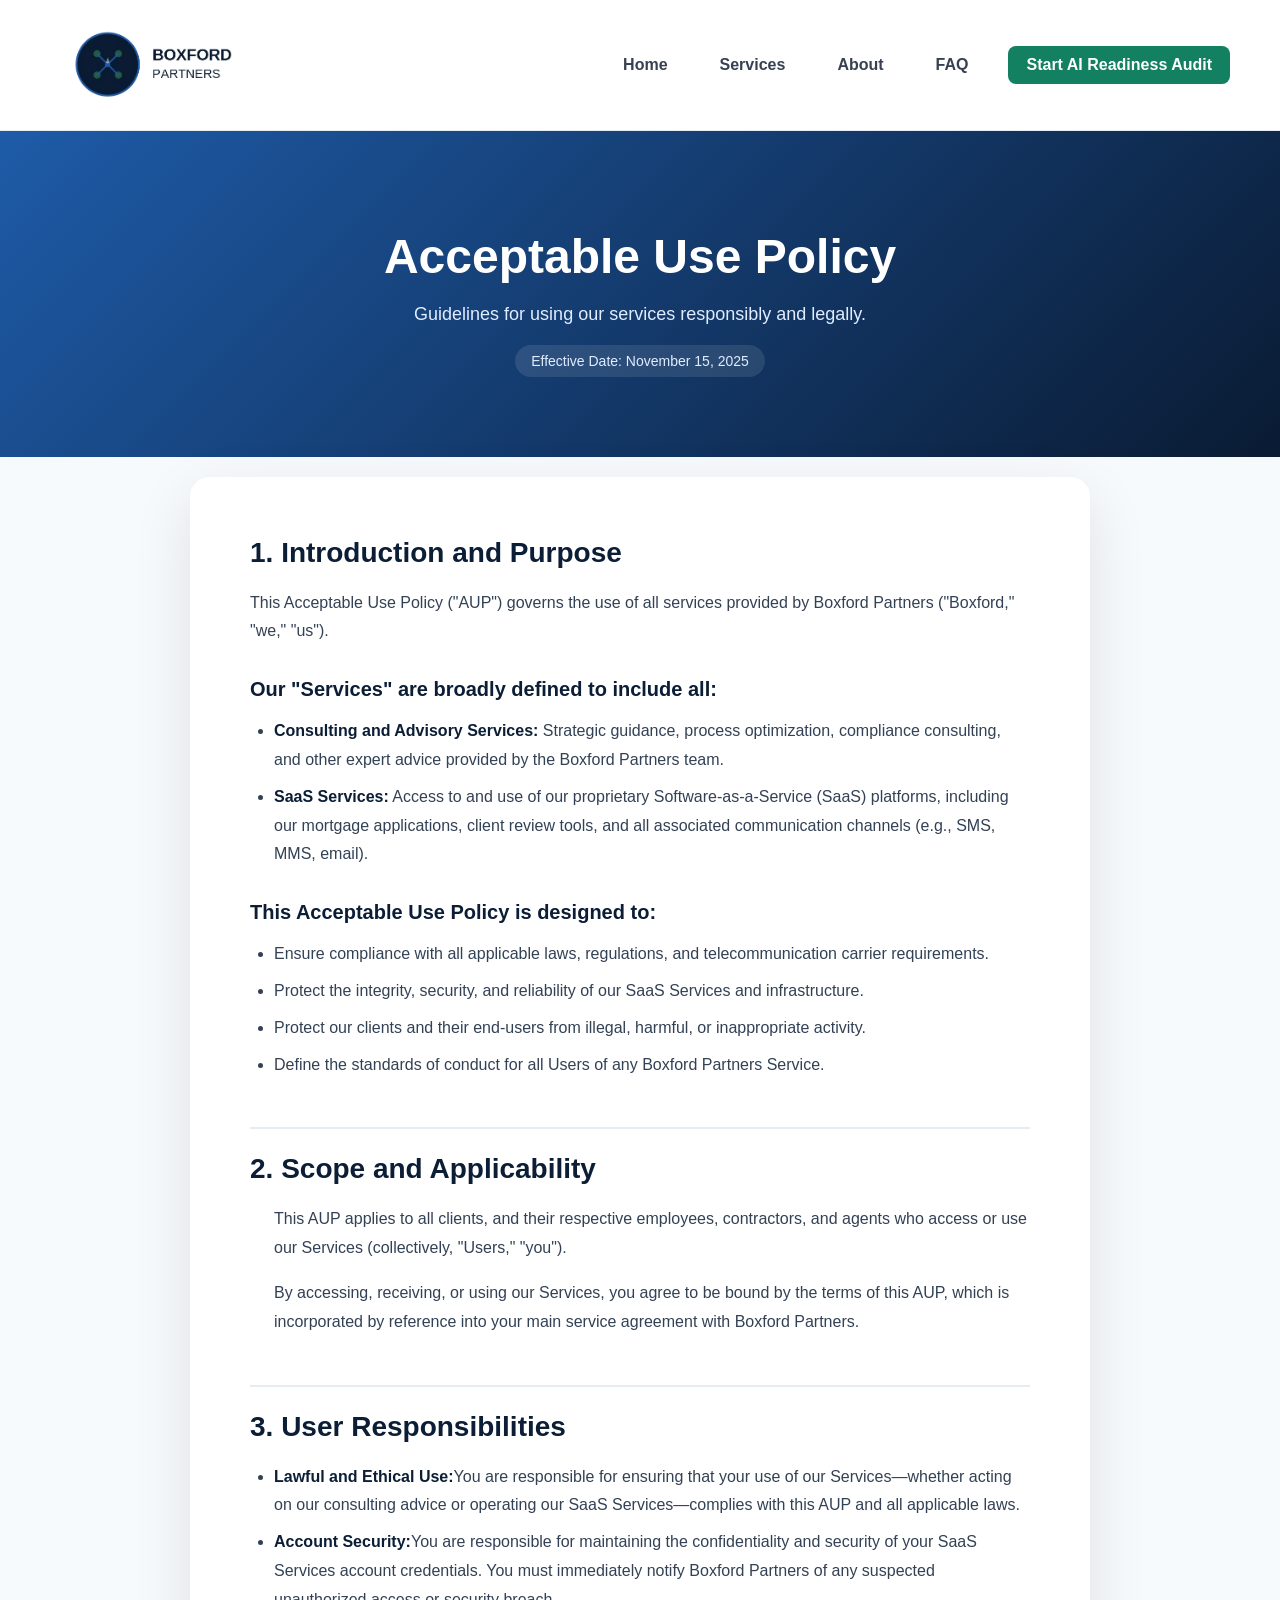
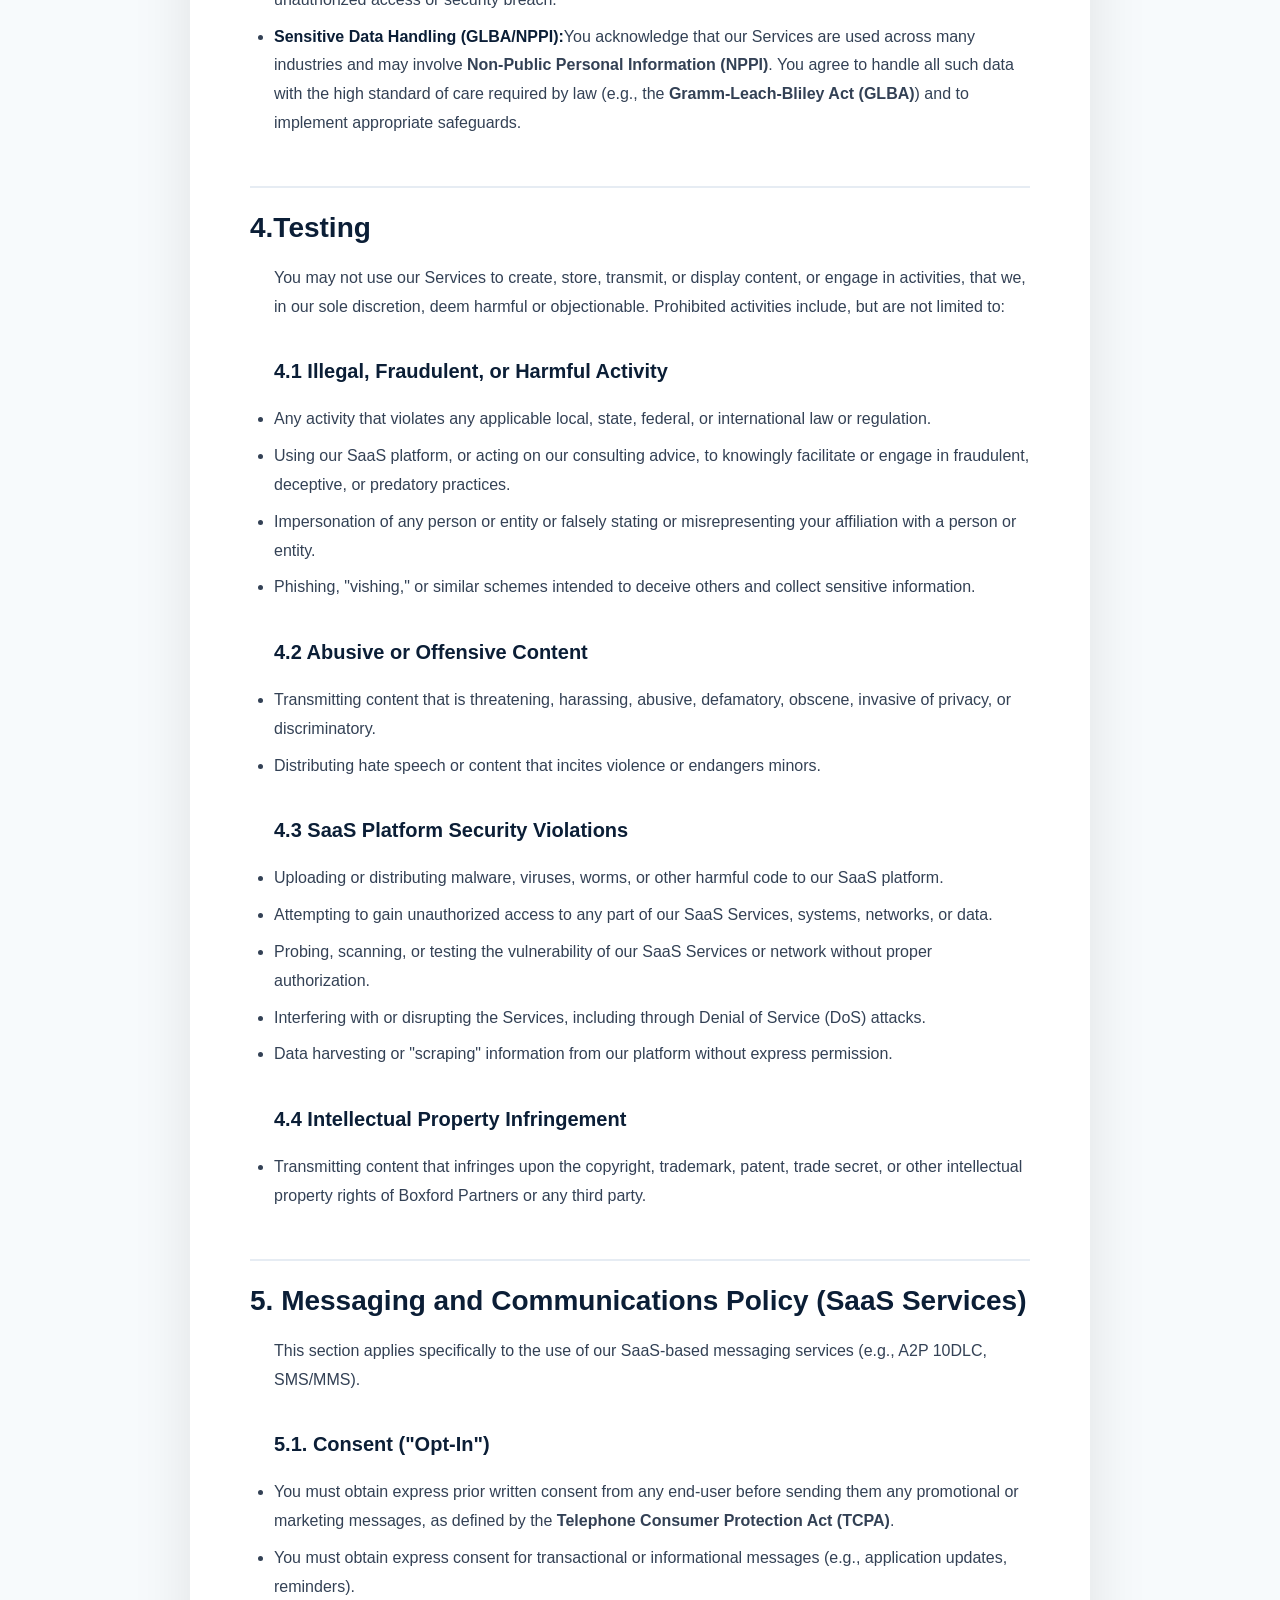
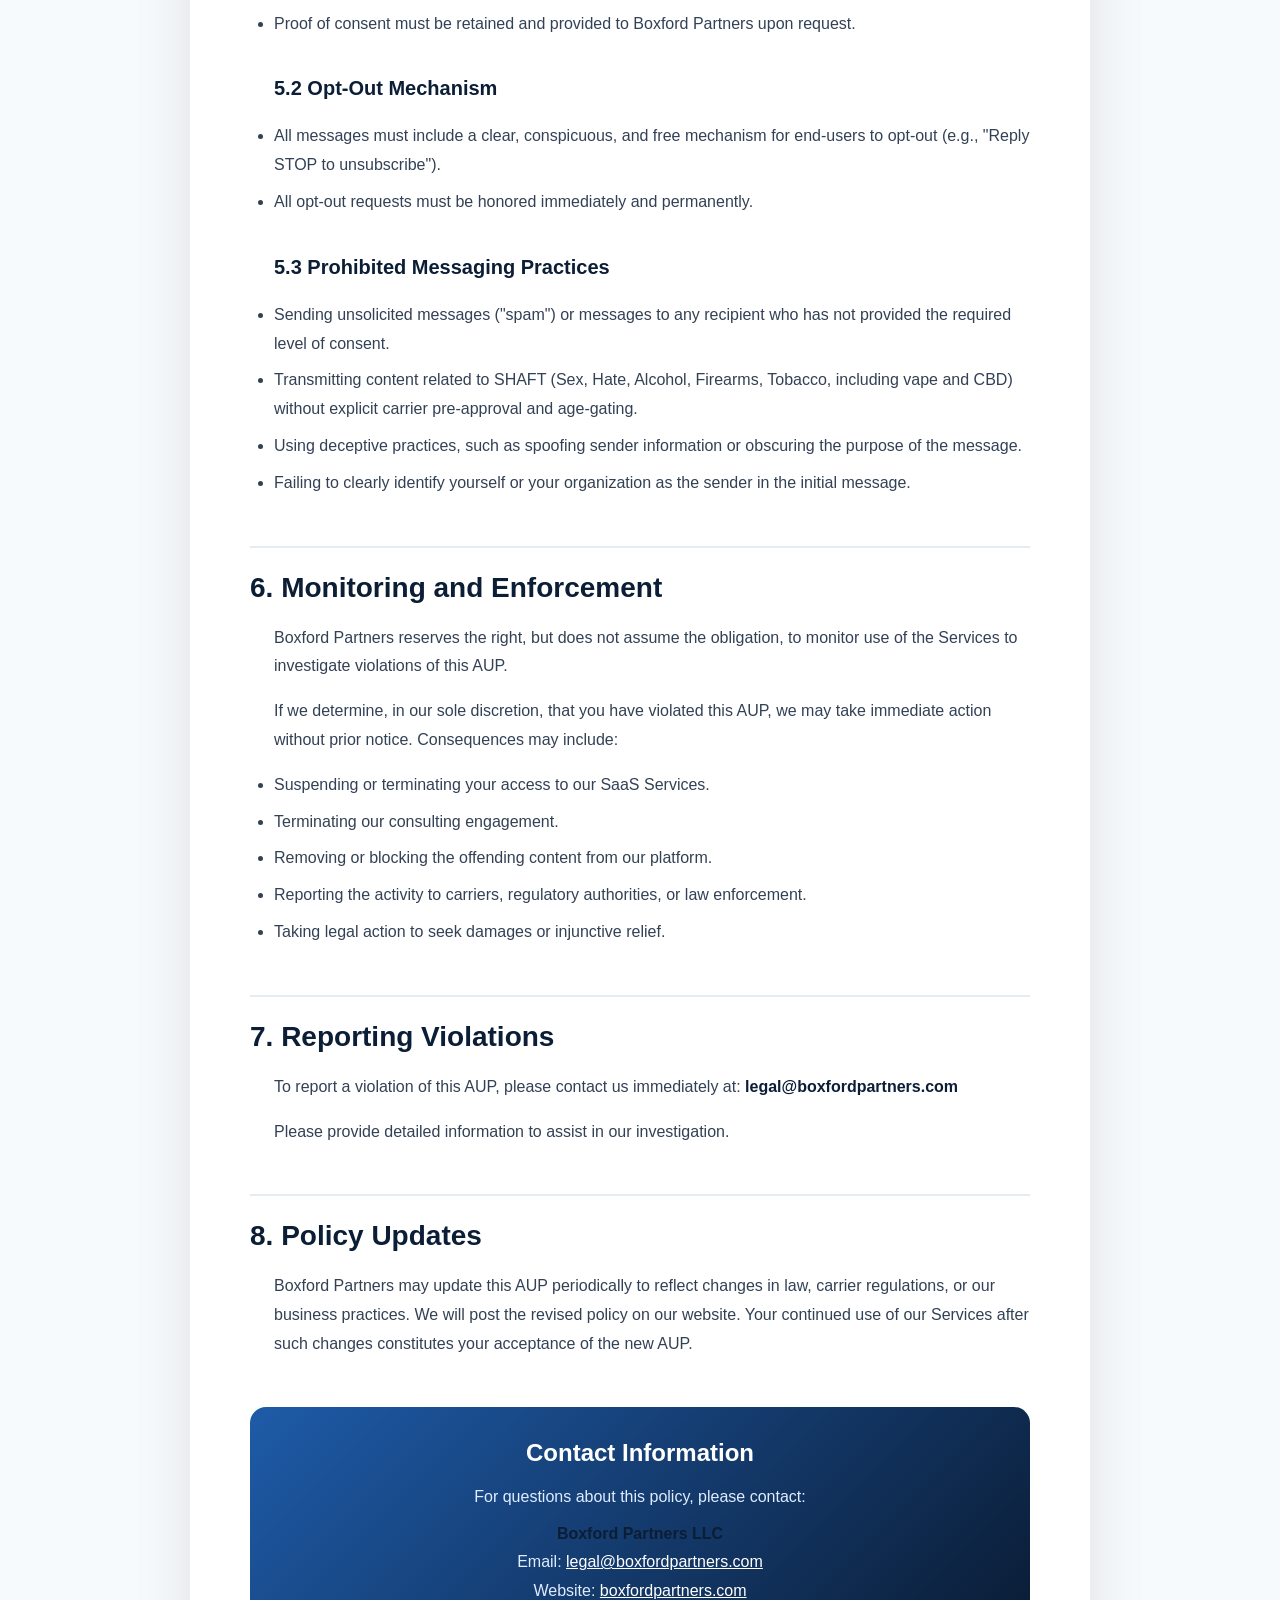
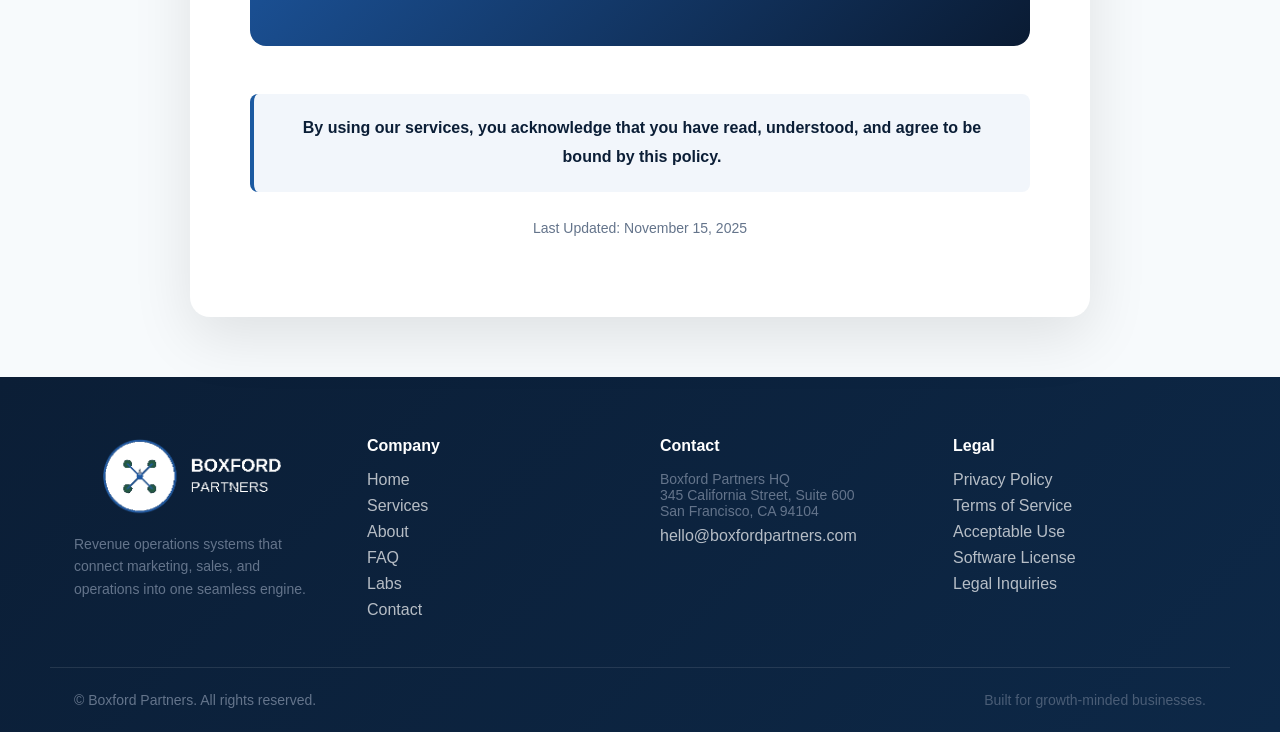
<file: acceptable-use.html>
<!DOCTYPE html>
<html lang="en">
<head>
    <meta charset="UTF-8">
    <meta name="viewport" content="width=device-width, initial-scale=1.0">
    <title>Acceptable Use Policy - Boxford Partners</title>
    <link rel="icon" type="image/png" sizes="32x32" href="favicon.png">
    <link rel="icon" type="image/x-icon" href="favicon.ico">
    <!-- Intercom Messenger -->
<script>
  window.intercomSettings = {
    api_base: "https://api-iam.intercom.io",
    app_id: "tjs0q8cj"
  };
</script>
<script>
(function(){var w=window;var ic=w.Intercom;if(typeof ic==="function"){ic('reattach_activator');ic('update',w.intercomSettings);}else{var d=document;var i=function(){i.c(arguments);};i.q=[];i.c=function(args){i.q.push(args);};w.Intercom=i;var l=function(){var s=d.createElement('script');s.type='text/javascript';s.async=true;s.src='https://widget.intercom.io/widget/tjs0q8cj';var x=d.getElementsByTagName('script')[0];x.parentNode.insertBefore(s,x);};if(document.readyState==='complete'){l();}else if(w.attachEvent){w.attachEvent('onload',l);}else{w.addEventListener('load',l,false);}}})();
</script>
    <style>
        :root {
            --navy: #0B1E36;
            --azure: #1C5AA1;
            --emerald: #128061;
            --ink: #1E293B;
            --slate: #334155;
            --muted: #64748B;
            --soft: #F2F6FB;
            --paper: #F7FAFC;
            --line: #E6ECF3;
            --gradient-primary: linear-gradient(135deg, #1E5BA8 0%, #0A1B33 100%);
        }

        * {
            box-sizing: border-box;
            margin: 0;
            padding: 0;
        }

        html {
            scroll-behavior: smooth;
        }

        body {
            font-family: -apple-system, BlinkMacSystemFont, Inter, 'Segoe UI', Roboto, Helvetica, Arial, sans-serif;
            color: #1f2937;
            background: var(--paper);
            overflow-x: hidden;
        }

        img {
            max-width: 100%;
            display: block;
        }

        a {
            color: var(--azure);
            text-decoration: none;
            transition: all 0.3s ease;
        }

        .wrap {
            max-width: 1180px;
            margin: 0 auto;
            padding: 0 24px;
        }

        section {
            padding: 80px 0;
            position: relative;
        }

        /* Header */
        header {
            position: sticky;
            top: 0;
            z-index: 100;
            background: rgba(255, 255, 255, 0.95);
            backdrop-filter: blur(10px);
            border-bottom: 1px solid rgba(230, 236, 243, 1);
            padding: 16px 0;
        }

        header.scrolled {
            background: rgba(255, 255, 255, 0.98);
            box-shadow: 0 4px 20px rgba(0, 0, 0, 0.1);
        }

        .nav {
            display: flex;
            align-items: center;
            justify-content: space-between;
            gap: 24px;
            padding: 14px 0;
        }

        .brand {
            display: flex;
            align-items: center;
            z-index: 1002;
        }

        .logo-main {
            height: 70px;
            width: auto;
            display: block;
        }

        /* Desktop Navigation */
        .nav-links {
            display: flex;
            align-items: center;
            gap: 28px;
        }

        .nav-links a {
            color: #374151;
            font-weight: 600;
            padding: 8px 12px;
            position: relative;
            transition: color 0.3s ease;
        }

        .nav-links a:hover,
        .nav-links a.active {
            color: var(--azure);
        }

        .nav-cta {
            background: var(--emerald) !important;
            color: white !important;
            border-radius: 8px;
            padding: 10px 18px !important;
            transition: all 0.3s ease;
        }
        
        .nav-cta:hover {
            background: #1a7556 !important;
            color: white !important;
            transform: translateY(-2px);
            box-shadow: 0 4px 12px rgba(22,90,66,0.3);
        }

        /* Hamburger Button */
        .menu-toggle {
            display: none;
            flex-direction: column;
            justify-content: space-around;
            width: 30px;
            height: 25px;
            background: transparent;
            border: none;
            cursor: pointer;
            padding: 0;
            z-index: 1002;
        }

        .menu-toggle span {
            width: 30px;
            height: 3px;
            background: var(--navy);
            border-radius: 10px;
            transition: all 0.3s linear;
            position: relative;
            transform-origin: 1px;
        }

        .menu-toggle.open span:first-child {
            transform: rotate(45deg);
        }

        .menu-toggle.open span:nth-child(2) {
            opacity: 0;
            transform: translateX(20px);
        }

        .menu-toggle.open span:nth-child(3) {
            transform: rotate(-45deg);
        }

        /* Mobile Menu Overlay */
        .mobile-menu-overlay {
            display: none;
            position: fixed;
            top: 0;
            left: 0;
            width: 100%;
            height: 100%;
            background: rgba(0, 0, 0, 0.5);
            z-index: 999;
            opacity: 0;
            transition: opacity 0.3s ease;
        }

        .mobile-menu-overlay.active {
            opacity: 1;
        }

        /* Mobile Styles */
        @media (max-width: 768px) {
            .menu-toggle {
                display: flex;
            }

            .nav-links {
                position: fixed;
                right: -100%;
                top: 0;
                flex-direction: column;
                background-color: white;
                width: 70%;
                max-width: 300px;
                height: 100vh;
                padding: 100px 30px 30px;
                gap: 0;
                box-shadow: -5px 0 15px rgba(0, 0, 0, 0.1);
                transition: right 0.3s ease-in-out;
                z-index: 1001;
                align-items: flex-start;
            }

            .nav-links.active {
                right: 0;
            }

            .nav-links a {
                width: 100%;
                padding: 15px 0;
                font-size: 18px;
                border-bottom: 1px solid var(--line);
            }

            .mobile-menu-overlay {
                display: block;
            }
        }

        /* Hero */
        .hero {
            background: var(--gradient-primary);
            color: #fff;
            padding: 100px 0 80px;
            text-align: center;
        }

        .hero h1 {
            font-size: clamp(36px, 5vw, 48px);
            line-height: 1.1;
            margin: 0 0 16px;
            font-weight: 900;
        }

        .hero p {
            font-size: clamp(16px, 2vw, 18px);
            color: #e0ecff;
            margin: 0 auto;
            line-height: 1.6;
            max-width: 700px;
        }

        .effective-date {
            display: inline-block;
            background: rgba(255, 255, 255, 0.1);
            padding: 8px 16px;
            border-radius: 20px;
            font-size: 14px;
            margin-top: 16px;
            color: #e0ecff;
        }

        /* Legal Content */
        .legal-content {
            background: #fff;
            max-width: 900px;
            margin: -40px auto 0;
            position: relative;
            z-index: 2;
            border-radius: 20px;
            box-shadow: 0 20px 60px rgba(0, 0, 0, 0.1);
            padding: 60px;
        }

        @media (max-width: 768px) {
            .legal-content {
                padding: 40px 24px;
                margin: -20px 24px 0;
            }
        }

        .legal-content h2 {
            font-size: 28px;
            font-weight: 800;
            color: var(--navy);
            margin: 48px 0 20px 0;
            padding-top: 24px;
            border-top: 2px solid var(--line);
        }

        .legal-content h2:first-child {
            margin-top: 0;
            padding-top: 0;
            border-top: none;
        }

        .legal-content h3 {
            font-size: 20px;
            font-weight: 700;
            color: var(--navy);
            margin: 32px 0 16px 0;
        }

        .legal-content h4 {
            font-size: 16px;
            font-weight: 700;
            color: var(--slate);
            margin: 24px 0 12px 0;
        }

        .legal-content p {
            color: var(--slate);
            line-height: 1.8;
            margin-bottom: 16px;
            font-size: 16px;
        }

        .legal-content ul {
            margin: 16px 0 16px 24px;
            color: var(--slate);
            line-height: 1.8;
        }

        .legal-content ol {
            margin: 16px 0 16px 24px;
            color: var(--slate);
            line-height: 1.8;
        }

        .legal-content li {
            margin-bottom: 8px;
        }

        .legal-content strong {
            color: var(--navy);
            font-weight: 700;
        }

        .highlight-box {
            background: var(--soft);
            border-left: 4px solid var(--azure);
            padding: 20px 24px;
            margin: 24px 0;
            border-radius: 8px;
        }

        .highlight-box p {
            margin-bottom: 0;
        }

        .warning-box {
            background: #fff9e6;
            border-left: 4px solid #f59e0b;
            padding: 20px 24px;
            margin: 24px 0;
            border-radius: 8px;
        }

        .contact-box {
            background: var(--gradient-primary);
            color: #fff;
            padding: 32px;
            border-radius: 16px;
            margin: 48px 0 0;
            text-align: center;
        }

        .contact-box h3 {
            color: #fff;
            margin: 0 0 16px;
            font-size: 24px;
        }

        .contact-box p {
            color: #e0ecff;
            margin-bottom: 8px;
        }

        .contact-box a {
            color: #fff;
            text-decoration: underline;
        }

        .section-wrapper {
            padding: 60px 0;
        }

        /* Footer */
        .modern-footer {
            background: linear-gradient(135deg, var(--navy) 0%, #0d2847 100%);
            color: white;
            padding: 60px 0 0;
        }

        .footer-grid {
            display: grid;
            grid-template-columns: repeat(auto-fit, minmax(220px, 1fr));
            gap: 40px;
            padding-bottom: 40px;
            border-bottom: 1px solid rgba(255,255,255,0.1);
        }

        @media (max-width: 768px) {
            .footer-grid {
                grid-template-columns: 1fr;
                text-align: center;
            }
        }

        .footer-col h4 {
            margin: 0 0 16px;
            font-weight: 700;
            color: #fff;
            font-size: 16px;
        }

        .footer-col a {
            color: rgba(255,255,255,0.7);
            display: block;
            margin: 8px 0;
            font-weight: 500;
            text-decoration: none;
            transition: color 0.25s ease;
        }

        .footer-col a:hover {
            color: white;
        }

        .footer-logo {
            height: 60px;
            width: auto;
            margin-bottom: 16px;
            display: block;
        }

        @media (max-width: 768px) {
            .footer-logo {
                margin: 0 auto 16px;
            }
        }

        .footer-tagline {
            color: var(--muted);
            font-size: 14px;
            line-height: 1.6;
            max-width: 280px;
        }

        @media (max-width: 768px) {
            .footer-tagline {
                max-width: 300px;
                margin: 0 auto;
            }
        }

        .footer-bottom {
            padding: 24px 0;
        }

        .bottom-wrap {
            display: flex;
            justify-content: space-between;
            align-items: center;
            font-size: 14px;
            color: var(--muted);
            flex-wrap: wrap;
            gap: 16px;
        }

        @media (max-width: 768px) {
            .bottom-wrap {
                justify-content: center;
                text-align: center;
            }
        }

        .credit {
            font-size: 14px;
            opacity: 0.7;
        }
    </style>
</head>
<body>

<div class="mobile-menu-overlay"></div>

<header>
    <div class="wrap nav">
        <a href="index.html" class="brand">
            <img src="Screen_Shot_2025-10-07_at_3.15.56_PM-removebg-preview.png"
                 alt="Boxford Partners logo"
                 class="logo-main">
        </a>

        <button class="menu-toggle" aria-label="Toggle menu">
            <span></span>
            <span></span>
            <span></span>
        </button>

        <nav class="nav-links" id="mobileNav">
            <a href="index.html">Home</a>
            <a href="services.html">Services</a>
            <a href="about.html">About</a>
            <a href="faq.html">FAQ</a>
            <a href="auditlanding.html" class="nav-cta">Start AI Readiness Audit</a>
        </nav>
    </div>
</header>

<section class="hero">
    <div class="wrap">
        <h1>Acceptable Use Policy</h1>
        <p>Guidelines for using our services responsibly and legally.</p>
        <span class="effective-date">Effective Date: November 15, 2025</span>
    </div>
</section>

<div class="section-wrapper">
    <div class="wrap">
        <div class="legal-content">
            
            <!-- YOUR LEGAL CONTENT GOES HERE -->
            
            <h2>1. Introduction and Purpose</h2>
            <p>This Acceptable Use Policy ("AUP") governs the use of all services provided by Boxford Partners ("Boxford," "we," "us").</p>
            <h3>Our "Services" are broadly defined to include all:</h3> 
            <ul>
            <li><strong>Consulting and Advisory Services:</strong> Strategic guidance, process optimization, compliance consulting, and other expert advice provided by the Boxford Partners team.</li>
                 <li><strong>SaaS Services:</strong> Access to and use of our proprietary Software-as-a-Service (SaaS) platforms, including our mortgage applications, client review tools, and all associated communication channels (e.g., SMS, MMS, email).</li>
            </ul>
        
            <h3>This Acceptable Use Policy is designed to:</h3>
                <ul>
                <li>Ensure compliance with all applicable laws, regulations, and telecommunication carrier requirements.</li>
                <li>Protect the integrity, security, and reliability of our SaaS Services and infrastructure.</li>
                <li>Protect our clients and their end-users from illegal, harmful, or inappropriate activity.</li>
                <li>Define the standards of conduct for all Users of any Boxford Partners Service.</li>
                </ul>

            <h2>2. Scope and Applicability</h2>
                <ul>
                <p>This AUP applies to all clients, and their respective employees, contractors, and agents who access or use our Services (collectively, "Users," "you").</p>
                <p>By accessing, receiving, or using our Services, you agree to be bound by the terms of this AUP, which is incorporated by reference into your main service agreement with Boxford Partners.</p>
                </ul>
            <h2>3. User Responsibilities</h2>
                <ul>
                <li><strong>Lawful and Ethical Use:</strong>You are responsible for ensuring that your use of our Services—whether acting on our consulting advice or operating our SaaS Services—complies with this AUP and all applicable laws.
                <li><strong>Account Security:</strong>You are responsible for maintaining the confidentiality and security of your SaaS Services account credentials. You must immediately notify Boxford Partners of any suspected unauthorized access or security breach.</li>
                <li><strong>Sensitive Data Handling (GLBA/NPPI):</strong>You acknowledge that our Services are used across many industries and may involve <b>Non-Public Personal Information (NPPI)</b>. You agree to handle all such data with the high standard of care required by law (e.g., the <b>Gramm-Leach-Bliley Act (GLBA)</b>) and to implement appropriate safeguards.</li>
                </ul>
            <h2>4.Testing</h2>
            <ul>
            <p>You may not use our Services to create, store, transmit, or display content, or engage in activities, that we, in our sole discretion, deem harmful or objectionable. Prohibited activities include, but are not limited to:</p>
                <h3>4.1 Illegal, Fraudulent, or Harmful Activity</h3>
                    <li>Any activity that violates any applicable local, state, federal, or international law or regulation.</li>
                    <li>Using our SaaS platform, or acting on our consulting advice, to knowingly facilitate or engage in fraudulent, deceptive, or predatory practices.</li>
                    <li>Impersonation of any person or entity or falsely stating or misrepresenting your affiliation with a person or entity.</li>
                    <li>Phishing, "vishing," or similar schemes intended to deceive others and collect sensitive information.</li>
                <h3>4.2 Abusive or Offensive Content</h3>
                    <li>Transmitting content that is threatening, harassing, abusive, defamatory, obscene, invasive of privacy, or discriminatory.</li>
                    <li>Distributing hate speech or content that incites violence or endangers minors.</li>
                <h3>4.3 SaaS Platform Security Violations</h3>
                    <li>Uploading or distributing malware, viruses, worms, or other harmful code to our SaaS platform.</li>
                    <li>Attempting to gain unauthorized access to any part of our SaaS Services, systems, networks, or data.</li>
                    <li>Probing, scanning, or testing the vulnerability of our SaaS Services or network without proper authorization.</li>
                    <li>Interfering with or disrupting the Services, including through Denial of Service (DoS) attacks.</li>
                    <li>Data harvesting or "scraping" information from our platform without express permission.</li>
                <h3>4.4 Intellectual Property Infringement</h3>
                    <li>Transmitting content that infringes upon the copyright, trademark, patent, trade secret, or other intellectual property rights of Boxford Partners or any third party.</li>
            </ul>

            <h2>5. Messaging and Communications Policy (SaaS Services)</h2>
            <ul>
            <p>This section applies specifically to the use of our SaaS-based messaging services (e.g., A2P 10DLC, SMS/MMS).</p>
                <h3>5.1. Consent ("Opt-In")</h3>
                    <li>You must obtain express prior written consent from any end-user before sending them any promotional or marketing messages, as defined by the <b>Telephone Consumer Protection Act (TCPA)</b>.</li>
                    <li>You must obtain express consent for transactional or informational messages (e.g., application updates, reminders).</li>
                    <li>Proof of consent must be retained and provided to Boxford Partners upon request.</li>
                <h3>5.2 Opt-Out Mechanism</h3>
                    <li>All messages must include a clear, conspicuous, and free mechanism for end-users to opt-out (e.g., "Reply STOP to unsubscribe").</li>
                    <li>All opt-out requests must be honored immediately and permanently.</li>
                <h3>5.3 Prohibited Messaging Practices</h3>
                    <li>Sending unsolicited messages ("spam") or messages to any recipient who has not provided the required level of consent.</li>
                    <li>Transmitting content related to SHAFT (Sex, Hate, Alcohol, Firearms, Tobacco, including vape and CBD) without explicit carrier pre-approval and age-gating.</li>
                    <li>Using deceptive practices, such as spoofing sender information or obscuring the purpose of the message.</li>
                    <li>Failing to clearly identify yourself or your organization as the sender in the initial message.</li>
            </ul>

            <h2>6. Monitoring and Enforcement</h2>
            <ul>
                <p>Boxford Partners reserves the right, but does not assume the obligation, to monitor use of the Services to investigate violations of this AUP.</p>
                <p>If we determine, in our sole discretion, that you have violated this AUP, we may take immediate action without prior notice. Consequences may include:</p>
            </ul>
            <ul>
                <li>Suspending or terminating your access to our SaaS Services.</li>
                <li>Terminating our consulting engagement.</li>
                <li>Removing or blocking the offending content from our platform.</li>
                <li>Reporting the activity to carriers, regulatory authorities, or law enforcement.</li>
                <li>Taking legal action to seek damages or injunctive relief.</li>
            
            </ul>

            <h2>7. Reporting Violations </h2>
            <ul>
                <p>To report a violation of this AUP, please contact us immediately at: <strong>legal@boxfordpartners.com</strong></p>
                <p>Please provide detailed information to assist in our investigation.</p>
            </ul>

            <h2>8. Policy Updates</h2>
            <ul>
                <p>Boxford Partners may update this AUP periodically to reflect changes in law, carrier regulations, or our business practices. We will post the revised policy on our website. Your continued use of our Services after such changes constitutes your acceptance of the new AUP.</p>
            </ul>

            <!-- Contact Box at the end -->
            <div class="contact-box">
                <h3>Contact Information</h3>
                <p>For questions about this policy, please contact:</p>
                <p><strong>Boxford Partners LLC</strong><br>
                Email: <a href="mailto:legal@boxfordpartners.com">legal@boxfordpartners.com</a><br>
                Website: <a href="https://www.boxfordpartners.com">boxfordpartners.com</a></p>
            </div>

            <div class="highlight-box" style="margin-top: 48px; text-align: center;">
                <p><strong>By using our services, you acknowledge that you have read, understood, and agree to be bound by this policy.</strong></p>
            </div>

            <p style="text-align: center; color: var(--muted); margin-top: 24px; font-size: 14px;">Last Updated: November 15, 2025</p>

        </div>
    </div>
</div>

<footer class="modern-footer">
  <div class="wrap footer-grid">
    <div class="footer-col">
      <img src="whitelogo.png" alt="Boxford Partners" class="footer-logo" style="height: 80px; width: auto;">
      <p class="footer-tagline">Revenue operations systems that connect marketing, sales, and operations into one seamless engine.</p>
    </div>
    <div class="footer-col">
      <h4>Company</h4>
      <a href="index.html">Home</a>
      <a href="services.html">Services</a>
      <a href="about.html">About</a>
      <a href="faq.html">FAQ</a>
      <a href="labs.html">Labs</a>
      <a href="contact.html">Contact</a>
    </div>
    <div class="footer-col">
      <h4>Contact</h4>
      <p style="color:#64748b; margin: 8px 0; font-size: 14px;">
        Boxford Partners HQ<br>
        345 California Street, Suite 600<br>
        San Francisco, CA 94104
      </p>
      <p style="margin: 8px 0;">
        <a href="mailto:hello@boxfordpartners.com">hello@boxfordpartners.com</a>
      </p>
    </div>
    <div class="footer-col">
      <h4>Legal</h4>
      <a href="privacy.html">Privacy Policy</a>
      <a href="terms.html">Terms of Service</a>
      <a href="acceptable-use.html">Acceptable Use</a>
      <a href="software-license.html">Software License</a>
      <a href="legal.html">Legal Inquiries</a>
    </div>
  </div>
  <div class="footer-bottom">
    <div class="wrap bottom-wrap">
      <span>© <span id="2025"></span> Boxford Partners. All rights reserved.</span>
      <span class="credit">Built for growth-minded businesses.</span>
    </div>
  </div>
</footer>

<script>
document.addEventListener('DOMContentLoaded', function() {
    // Year in footer
    document.getElementById('year').textContent = new Date().getFullYear();

    // Header scroll effect
    const header = document.querySelector('header');
    window.addEventListener('scroll', function() {
        if (window.scrollY > 50) {
            header.classList.add('scrolled');
        } else {
            header.classList.remove('scrolled');
        }
    });

    // Mobile menu toggle
    const menuToggle = document.querySelector('.menu-toggle');
    const navLinks = document.querySelector('.nav-links');
    const overlay = document.querySelector('.mobile-menu-overlay');
    const body = document.body;

    function toggleMenu() {
        menuToggle.classList.toggle('open');
        navLinks.classList.toggle('active');
        overlay.classList.toggle('active');
        body.style.overflow = navLinks.classList.contains('active') ? 'hidden' : '';
    }

    function closeMenu() {
        menuToggle.classList.remove('open');
        navLinks.classList.remove('active');
        overlay.classList.remove('active');
        body.style.overflow = '';
    }

    menuToggle.addEventListener('click', toggleMenu);
    overlay.addEventListener('click', closeMenu);

    // Close menu when clicking a link
    navLinks.querySelectorAll('a').forEach(function(link) {
        link.addEventListener('click', closeMenu);
    });
});
</script>

</body>
</html>
</file>
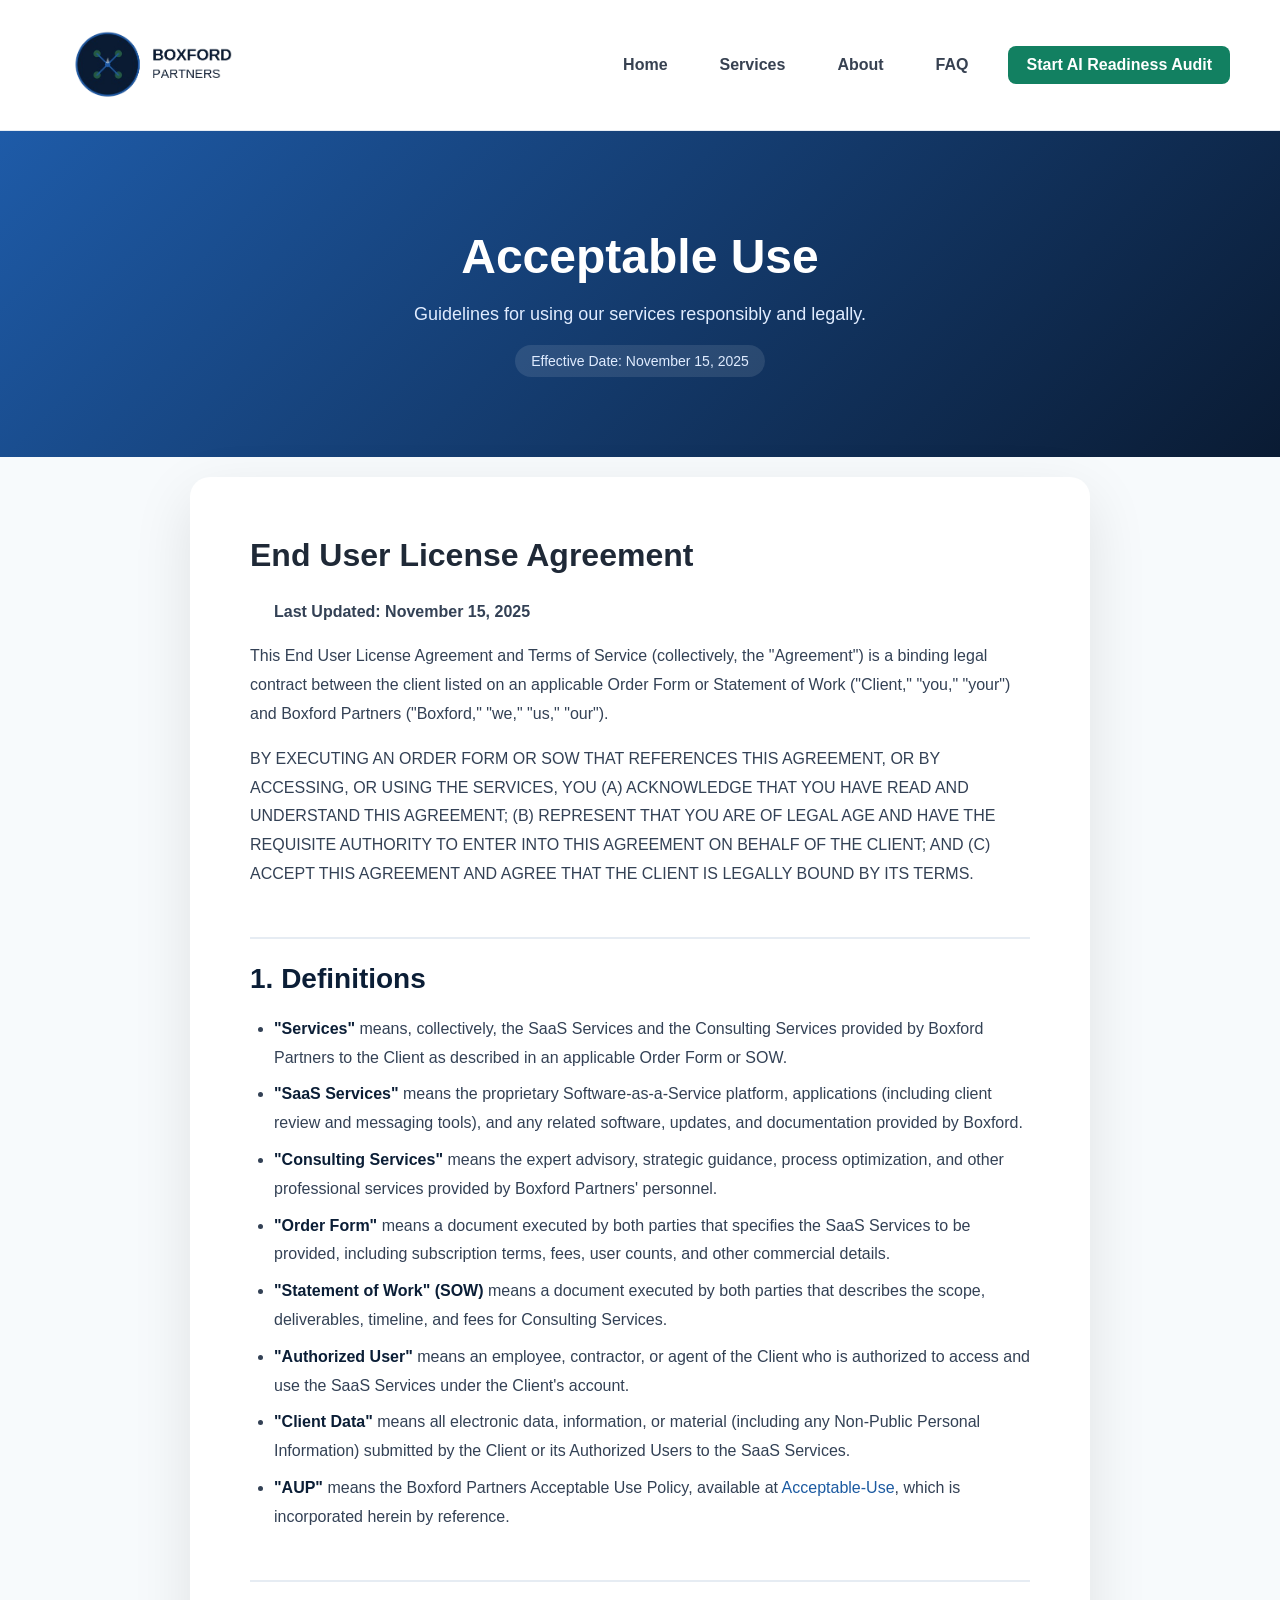
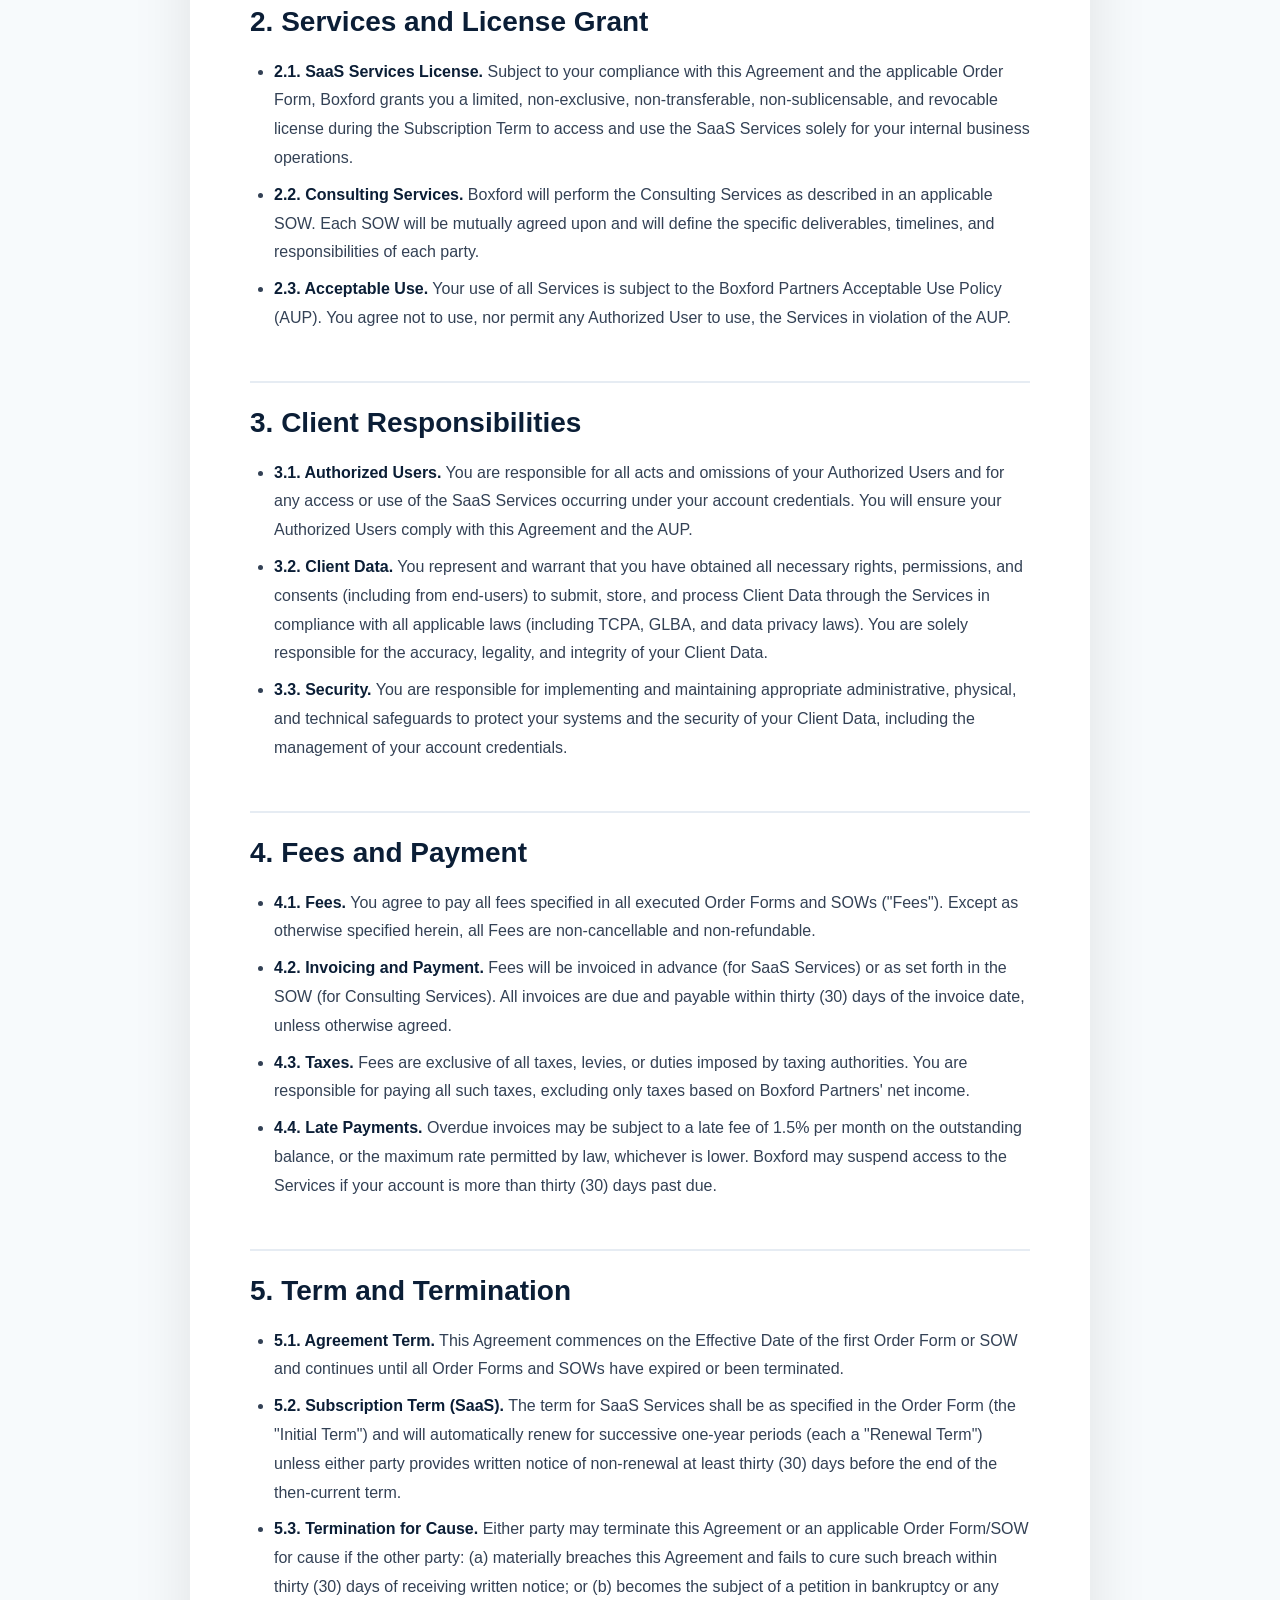
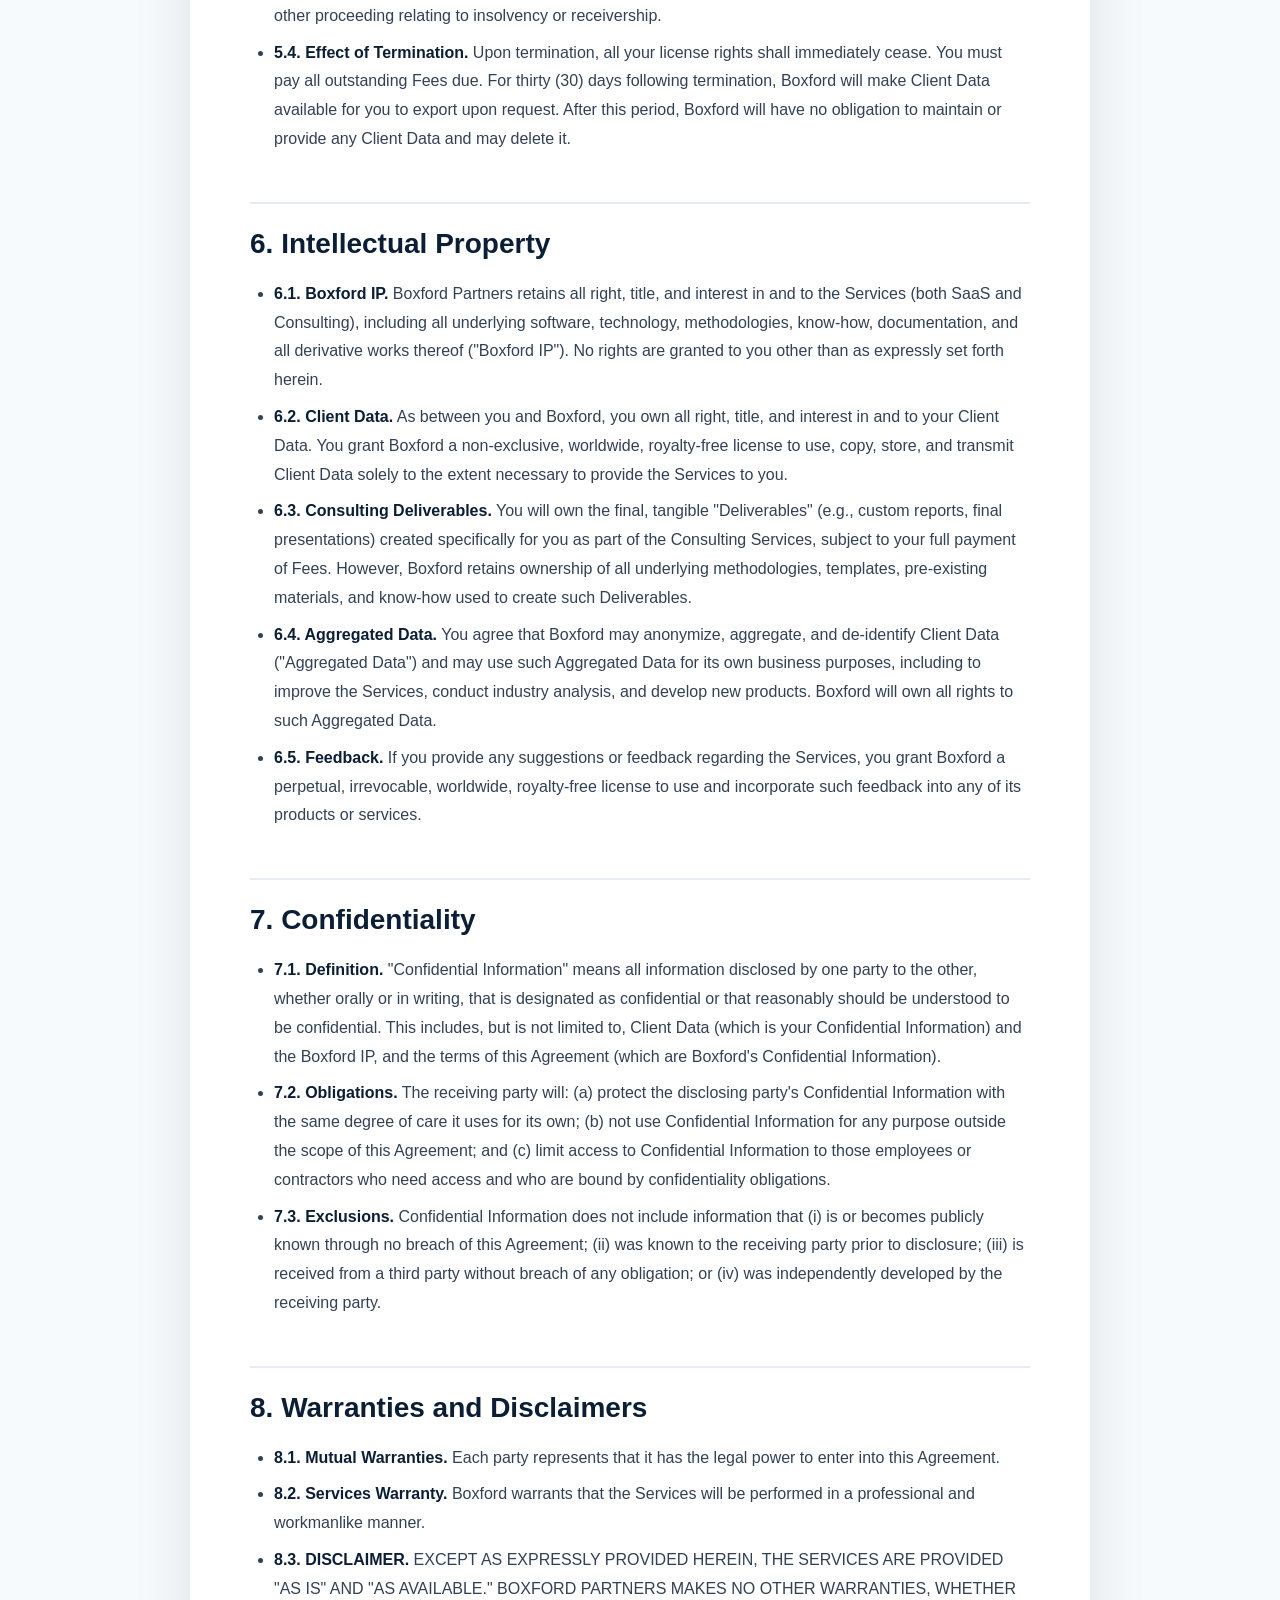
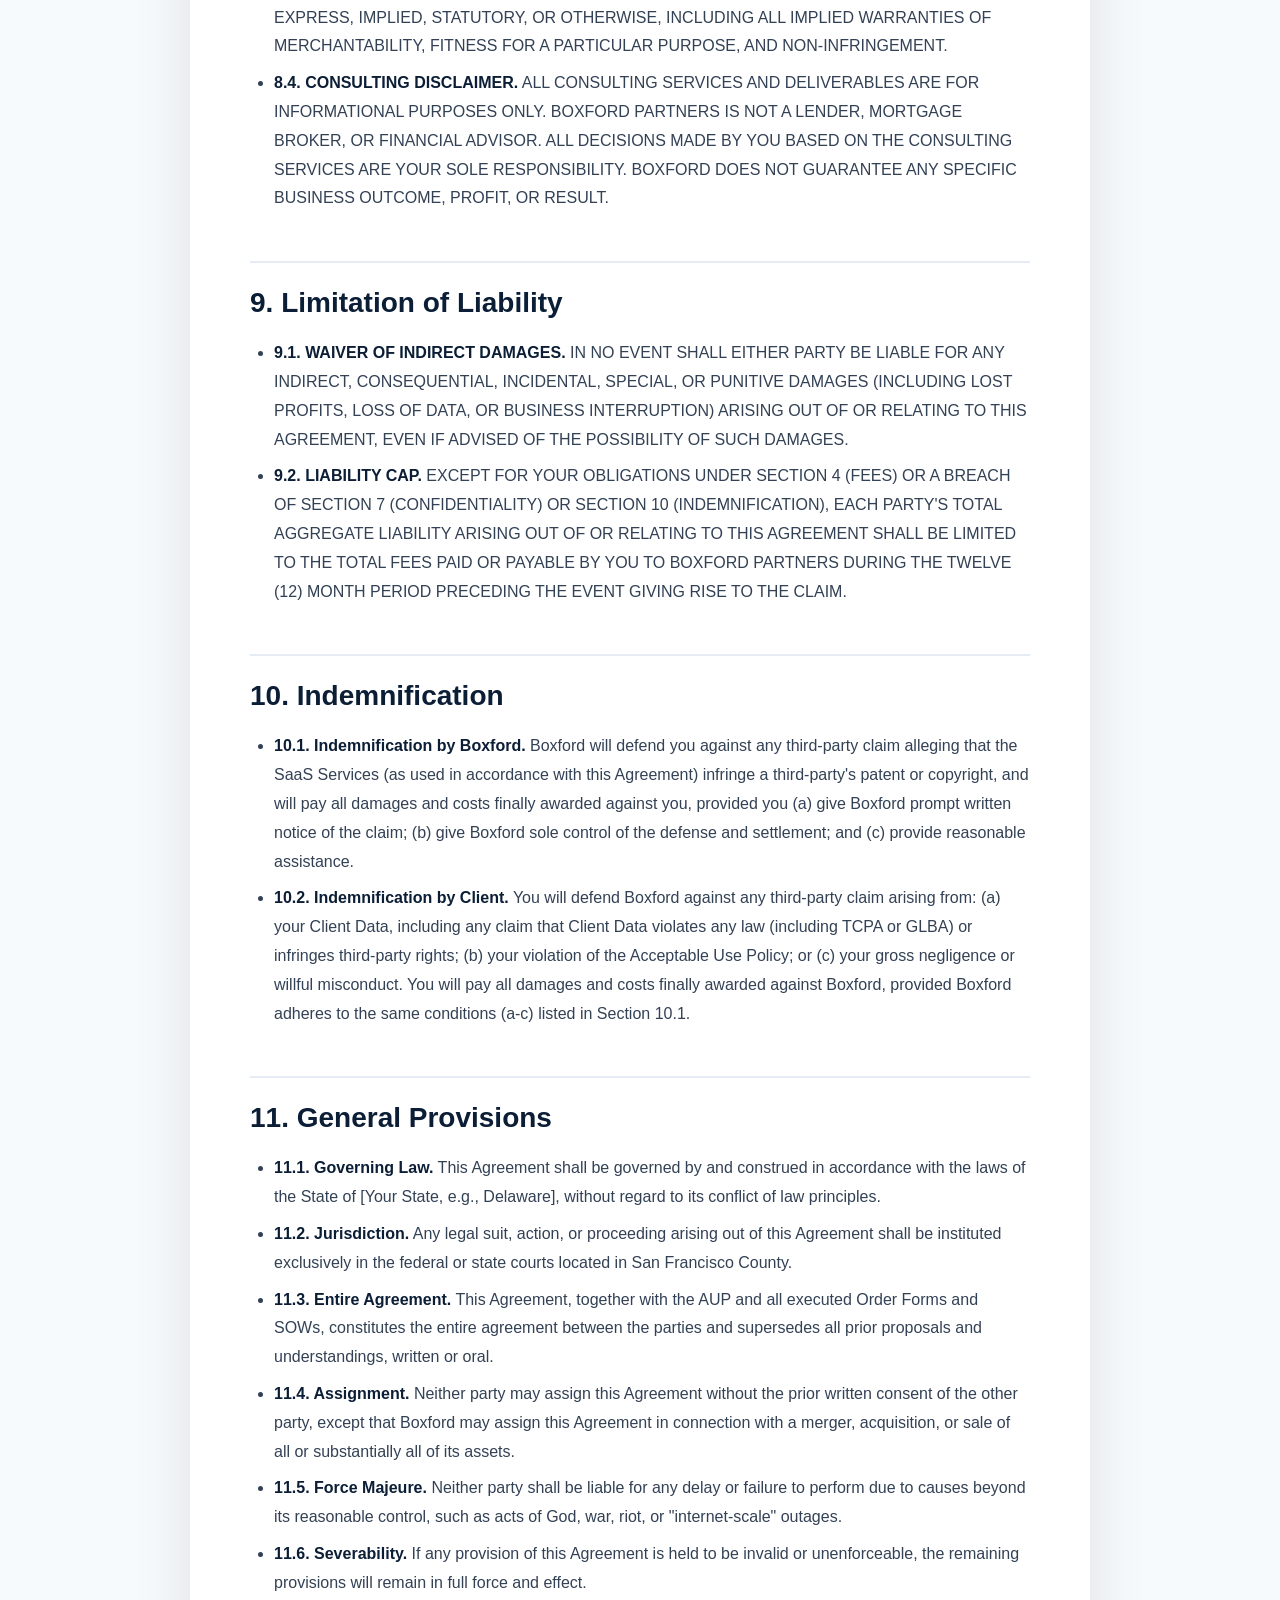
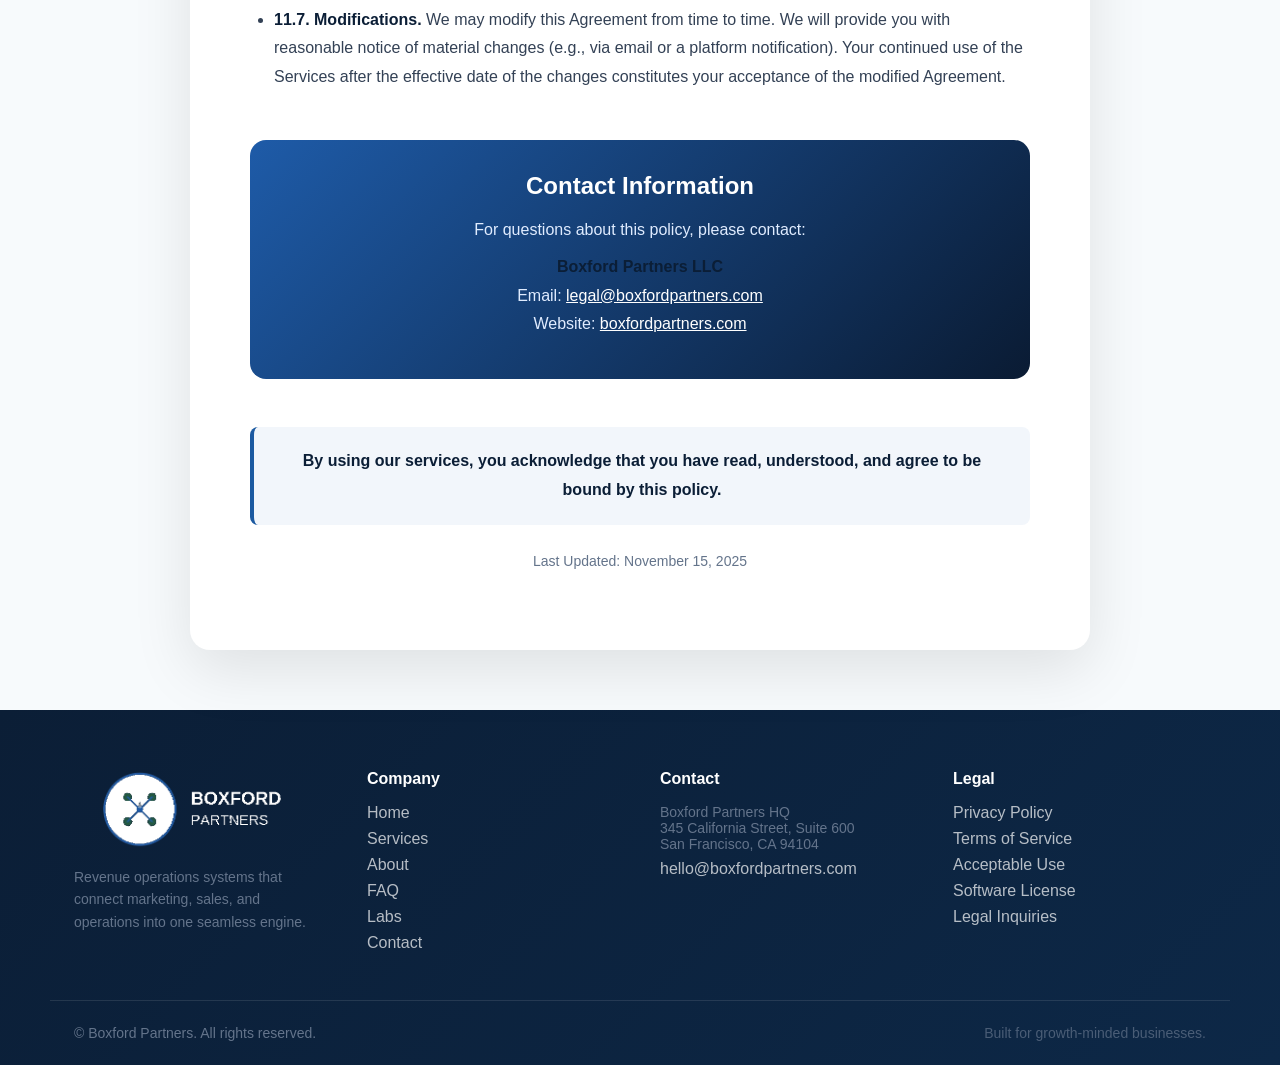
<file: eula.html>
<!DOCTYPE html>
<html lang="en">
<head>
    <meta charset="UTF-8">
    <meta name="viewport" content="width=device-width, initial-scale=1.0">
    <title>Acceptable Use - Boxford Partners</title>
    <link rel="icon" type="image/png" sizes="32x32" href="favicon.png">
    <link rel="icon" type="image/x-icon" href="favicon.ico">
    <!-- Intercom Messenger -->
<script>
  window.intercomSettings = {
    api_base: "https://api-iam.intercom.io",
    app_id: "tjs0q8cj"
  };
</script>
<script>
(function(){var w=window;var ic=w.Intercom;if(typeof ic==="function"){ic('reattach_activator');ic('update',w.intercomSettings);}else{var d=document;var i=function(){i.c(arguments);};i.q=[];i.c=function(args){i.q.push(args);};w.Intercom=i;var l=function(){var s=d.createElement('script');s.type='text/javascript';s.async=true;s.src='https://widget.intercom.io/widget/tjs0q8cj';var x=d.getElementsByTagName('script')[0];x.parentNode.insertBefore(s,x);};if(document.readyState==='complete'){l();}else if(w.attachEvent){w.attachEvent('onload',l);}else{w.addEventListener('load',l,false);}}})();
</script>
    <style>
        :root {
            --navy: #0B1E36;
            --azure: #1C5AA1;
            --emerald: #128061;
            --ink: #1E293B;
            --slate: #334155;
            --muted: #64748B;
            --soft: #F2F6FB;
            --paper: #F7FAFC;
            --line: #E6ECF3;
            --gradient-primary: linear-gradient(135deg, #1E5BA8 0%, #0A1B33 100%);
        }

        * {
            box-sizing: border-box;
            margin: 0;
            padding: 0;
        }

        html {
            scroll-behavior: smooth;
        }

        body {
            font-family: -apple-system, BlinkMacSystemFont, Inter, 'Segoe UI', Roboto, Helvetica, Arial, sans-serif;
            color: #1f2937;
            background: var(--paper);
            overflow-x: hidden;
        }

        img {
            max-width: 100%;
            display: block;
        }

        a {
            color: var(--azure);
            text-decoration: none;
            transition: all 0.3s ease;
        }

        .wrap {
            max-width: 1180px;
            margin: 0 auto;
            padding: 0 24px;
        }

        section {
            padding: 80px 0;
            position: relative;
        }

        /* Header */
        header {
            position: sticky;
            top: 0;
            z-index: 100;
            background: rgba(255, 255, 255, 0.95);
            backdrop-filter: blur(10px);
            border-bottom: 1px solid rgba(230, 236, 243, 1);
            padding: 16px 0;
        }

        header.scrolled {
            background: rgba(255, 255, 255, 0.98);
            box-shadow: 0 4px 20px rgba(0, 0, 0, 0.1);
        }

        .nav {
            display: flex;
            align-items: center;
            justify-content: space-between;
            gap: 24px;
            padding: 14px 0;
        }

        .brand {
            display: flex;
            align-items: center;
            z-index: 1002;
        }

        .logo-main {
            height: 70px;
            width: auto;
            display: block;
        }

        /* Desktop Navigation */
        .nav-links {
            display: flex;
            align-items: center;
            gap: 28px;
        }

        .nav-links a {
            color: #374151;
            font-weight: 600;
            padding: 8px 12px;
            position: relative;
            transition: color 0.3s ease;
        }

        .nav-links a:hover,
        .nav-links a.active {
            color: var(--azure);
        }

        .nav-cta {
            background: var(--emerald) !important;
            color: white !important;
            border-radius: 8px;
            padding: 10px 18px !important;
            transition: all 0.3s ease;
        }
        
        .nav-cta:hover {
            background: #1a7556 !important;
            color: white !important;
            transform: translateY(-2px);
            box-shadow: 0 4px 12px rgba(22,90,66,0.3);
        }

        /* Hamburger Button */
        .menu-toggle {
            display: none;
            flex-direction: column;
            justify-content: space-around;
            width: 30px;
            height: 25px;
            background: transparent;
            border: none;
            cursor: pointer;
            padding: 0;
            z-index: 1002;
        }

        .menu-toggle span {
            width: 30px;
            height: 3px;
            background: var(--navy);
            border-radius: 10px;
            transition: all 0.3s linear;
            position: relative;
            transform-origin: 1px;
        }

        .menu-toggle.open span:first-child {
            transform: rotate(45deg);
        }

        .menu-toggle.open span:nth-child(2) {
            opacity: 0;
            transform: translateX(20px);
        }

        .menu-toggle.open span:nth-child(3) {
            transform: rotate(-45deg);
        }

        /* Mobile Menu Overlay */
        .mobile-menu-overlay {
            display: none;
            position: fixed;
            top: 0;
            left: 0;
            width: 100%;
            height: 100%;
            background: rgba(0, 0, 0, 0.5);
            z-index: 999;
            opacity: 0;
            transition: opacity 0.3s ease;
        }

        .mobile-menu-overlay.active {
            opacity: 1;
        }

        /* Mobile Styles */
        @media (max-width: 768px) {
            .menu-toggle {
                display: flex;
            }

            .nav-links {
                position: fixed;
                right: -100%;
                top: 0;
                flex-direction: column;
                background-color: white;
                width: 70%;
                max-width: 300px;
                height: 100vh;
                padding: 100px 30px 30px;
                gap: 0;
                box-shadow: -5px 0 15px rgba(0, 0, 0, 0.1);
                transition: right 0.3s ease-in-out;
                z-index: 1001;
                align-items: flex-start;
            }

            .nav-links.active {
                right: 0;
            }

            .nav-links a {
                width: 100%;
                padding: 15px 0;
                font-size: 18px;
                border-bottom: 1px solid var(--line);
            }

            .mobile-menu-overlay {
                display: block;
            }
        }

        /* Hero */
        .hero {
            background: var(--gradient-primary);
            color: #fff;
            padding: 100px 0 80px;
            text-align: center;
        }

        .hero h1 {
            font-size: clamp(36px, 5vw, 48px);
            line-height: 1.1;
            margin: 0 0 16px;
            font-weight: 900;
        }

        .hero p {
            font-size: clamp(16px, 2vw, 18px);
            color: #e0ecff;
            margin: 0 auto;
            line-height: 1.6;
            max-width: 700px;
        }

        .effective-date {
            display: inline-block;
            background: rgba(255, 255, 255, 0.1);
            padding: 8px 16px;
            border-radius: 20px;
            font-size: 14px;
            margin-top: 16px;
            color: #e0ecff;
        }

        /* Legal Content */
        .legal-content {
            background: #fff;
            max-width: 900px;
            margin: -40px auto 0;
            position: relative;
            z-index: 2;
            border-radius: 20px;
            box-shadow: 0 20px 60px rgba(0, 0, 0, 0.1);
            padding: 60px;
        }

        @media (max-width: 768px) {
            .legal-content {
                padding: 40px 24px;
                margin: -20px 24px 0;
            }
        }

        .legal-content h2 {
            font-size: 28px;
            font-weight: 800;
            color: var(--navy);
            margin: 48px 0 20px 0;
            padding-top: 24px;
            border-top: 2px solid var(--line);
        }

        .legal-content h2:first-child {
            margin-top: 0;
            padding-top: 0;
            border-top: none;
        }

        .legal-content h3 {
            font-size: 20px;
            font-weight: 700;
            color: var(--navy);
            margin: 32px 0 16px 0;
        }

        .legal-content h4 {
            font-size: 16px;
            font-weight: 700;
            color: var(--slate);
            margin: 24px 0 12px 0;
        }

        .legal-content p {
            color: var(--slate);
            line-height: 1.8;
            margin-bottom: 16px;
            font-size: 16px;
        }

        .legal-content ul {
            margin: 16px 0 16px 24px;
            color: var(--slate);
            line-height: 1.8;
        }

        .legal-content ol {
            margin: 16px 0 16px 24px;
            color: var(--slate);
            line-height: 1.8;
        }

        .legal-content li {
            margin-bottom: 8px;
        }

        .legal-content strong {
            color: var(--navy);
            font-weight: 700;
        }

        .highlight-box {
            background: var(--soft);
            border-left: 4px solid var(--azure);
            padding: 20px 24px;
            margin: 24px 0;
            border-radius: 8px;
        }

        .highlight-box p {
            margin-bottom: 0;
        }

        .warning-box {
            background: #fff9e6;
            border-left: 4px solid #f59e0b;
            padding: 20px 24px;
            margin: 24px 0;
            border-radius: 8px;
        }

        .contact-box {
            background: var(--gradient-primary);
            color: #fff;
            padding: 32px;
            border-radius: 16px;
            margin: 48px 0 0;
            text-align: center;
        }

        .contact-box h3 {
            color: #fff;
            margin: 0 0 16px;
            font-size: 24px;
        }

        .contact-box p {
            color: #e0ecff;
            margin-bottom: 8px;
        }

        .contact-box a {
            color: #fff;
            text-decoration: underline;
        }

        .section-wrapper {
            padding: 60px 0;
        }

        /* Footer */
        .modern-footer {
            background: linear-gradient(135deg, var(--navy) 0%, #0d2847 100%);
            color: white;
            padding: 60px 0 0;
        }

        .footer-grid {
            display: grid;
            grid-template-columns: repeat(auto-fit, minmax(220px, 1fr));
            gap: 40px;
            padding-bottom: 40px;
            border-bottom: 1px solid rgba(255,255,255,0.1);
        }

        @media (max-width: 768px) {
            .footer-grid {
                grid-template-columns: 1fr;
                text-align: center;
            }
        }

        .footer-col h4 {
            margin: 0 0 16px;
            font-weight: 700;
            color: #fff;
            font-size: 16px;
        }

        .footer-col a {
            color: rgba(255,255,255,0.7);
            display: block;
            margin: 8px 0;
            font-weight: 500;
            text-decoration: none;
            transition: color 0.25s ease;
        }

        .footer-col a:hover {
            color: white;
        }

        .footer-logo {
            height: 60px;
            width: auto;
            margin-bottom: 16px;
            display: block;
        }

        @media (max-width: 768px) {
            .footer-logo {
                margin: 0 auto 16px;
            }
        }

        .footer-tagline {
            color: var(--muted);
            font-size: 14px;
            line-height: 1.6;
            max-width: 280px;
        }

        @media (max-width: 768px) {
            .footer-tagline {
                max-width: 300px;
                margin: 0 auto;
            }
        }

        .footer-bottom {
            padding: 24px 0;
        }

        .bottom-wrap {
            display: flex;
            justify-content: space-between;
            align-items: center;
            font-size: 14px;
            color: var(--muted);
            flex-wrap: wrap;
            gap: 16px;
        }

        @media (max-width: 768px) {
            .bottom-wrap {
                justify-content: center;
                text-align: center;
            }
        }

        .credit {
            font-size: 14px;
            opacity: 0.7;
        }
    </style>
</head>
<body>

<div class="mobile-menu-overlay"></div>

<header>
    <div class="wrap nav">
        <a href="index.html" class="brand">
            <img src="Screen_Shot_2025-10-07_at_3.15.56_PM-removebg-preview.png"
                 alt="Boxford Partners logo"
                 class="logo-main">
        </a>

        <button class="menu-toggle" aria-label="Toggle menu">
            <span></span>
            <span></span>
            <span></span>
        </button>

        <nav class="nav-links" id="mobileNav">
            <a href="index.html">Home</a>
            <a href="services.html">Services</a>
            <a href="about.html">About</a>
            <a href="faq.html">FAQ</a>
            <a href="auditlanding.html" class="nav-cta">Start AI Readiness Audit</a>
        </nav>
    </div>
</header>

<section class="hero">
    <div class="wrap">
        <h1>Acceptable Use</h1>
        <p>Guidelines for using our services responsibly and legally.</p>
        <span class="effective-date">Effective Date: November 15, 2025</span>
    </div>
</section>

<div class="section-wrapper">
    <div class="wrap">
        <div class="legal-content">
            
            <!-- YOUR LEGAL CONTENT GOES HERE -->
            
            <h1>End User License Agreement</h1>
            <ul>
            <h4>Last Updated: November 15, 2025</h4>
            </ul>

            
            <p>This End User License Agreement and Terms of Service (collectively, the "Agreement") is a binding legal contract between the client listed on an applicable Order Form or Statement of Work ("Client," "you," "your") and Boxford Partners ("Boxford," "we," "us," "our").</p>

            <p>BY EXECUTING AN ORDER FORM OR SOW THAT REFERENCES THIS AGREEMENT, OR BY ACCESSING, OR USING THE SERVICES, YOU (A) ACKNOWLEDGE THAT YOU HAVE READ AND UNDERSTAND THIS AGREEMENT; (B) REPRESENT THAT YOU ARE OF LEGAL AGE AND HAVE THE REQUISITE AUTHORITY TO ENTER INTO THIS AGREEMENT ON BEHALF OF THE CLIENT; AND (C) ACCEPT THIS AGREEMENT AND AGREE THAT THE CLIENT IS LEGALLY BOUND BY ITS TERMS.<p>

            <h2>1. Definitions</h2>
            <ul>
    
            <li><strong>"Services"</strong> means, collectively, the SaaS Services and the Consulting Services provided by Boxford Partners to the Client as described in an applicable Order Form or SOW.</li>

            <li><strong>"SaaS Services"</strong> means the proprietary Software-as-a-Service platform, applications (including client review and messaging tools), and any related software, updates, and documentation provided by Boxford.</li>

            <li><strong>"Consulting Services"</strong> means the expert advisory, strategic guidance, process optimization, and other professional services provided by Boxford Partners' personnel.</li>

            <li><strong>"Order Form"</strong> means a document executed by both parties that specifies the SaaS Services to be provided, including subscription terms, fees, user counts, and other commercial details.</li>

            <li><strong>"Statement of Work" (SOW)</strong> means a document executed by both parties that describes the scope, deliverables, timeline, and fees for Consulting Services.</li>

            <li><strong>"Authorized User"</strong> means an employee, contractor, or agent of the Client who is authorized to access and use the SaaS Services under the Client's account.</li>

            <li><strong>"Client Data"</strong> means all electronic data, information, or material (including any Non-Public Personal Information) submitted by the Client or its Authorized Users to the SaaS Services.</li>

            <li><strong>"AUP"</strong> means the Boxford Partners Acceptable Use Policy, available at <a href="eula.html">Acceptable-Use</a>, which is incorporated herein by reference.</li>

            </ul>
                
            <h2>2. Services and License Grant</h2>
            <ul>
            <li><strong>2.1. SaaS Services License.</strong> Subject to your compliance with this Agreement and the applicable Order Form, Boxford grants you a limited, non-exclusive, non-transferable, non-sublicensable, and revocable license during the Subscription Term to access and use the SaaS Services solely for your internal business operations.</li>

            <li><strong>2.2. Consulting Services.</strong> Boxford will perform the Consulting Services as described in an applicable SOW. Each SOW will be mutually agreed upon and will define the specific deliverables, timelines, and responsibilities of each party.</li>

            <li><strong>2.3. Acceptable Use.</strong> Your use of all Services is subject to the Boxford Partners Acceptable Use Policy (AUP). You agree not to use, nor permit any Authorized User to use, the Services in violation of the AUP.</li>
            </ul>
            
            <h2>3. Client Responsibilities</h2>
            <ul>
            <li><strong>3.1. Authorized Users.</strong> You are responsible for all acts and omissions of your Authorized Users and for any access or use of the SaaS Services occurring under your account credentials. You will ensure your Authorized Users comply with this Agreement and the AUP.</li>

            <li><strong>3.2. Client Data.</strong> You represent and warrant that you have obtained all necessary rights, permissions, and consents (including from end-users) to submit, store, and process Client Data through the Services in compliance with all applicable laws (including TCPA, GLBA, and data privacy laws). You are solely responsible for the accuracy, legality, and integrity of your Client Data.</li>

            <li><strong>3.3. Security.</strong> You are responsible for implementing and maintaining appropriate administrative, physical, and technical safeguards to protect your systems and the security of your Client Data, including the management of your account credentials.</li>
            </ul>
            
            <h2>4. Fees and Payment</h2>
            <ul>
            <li><strong>4.1. Fees.</strong> You agree to pay all fees specified in all executed Order Forms and SOWs ("Fees"). Except as otherwise specified herein, all Fees are non-cancellable and non-refundable.</li>

            <li><strong>4.2. Invoicing and Payment.</strong> Fees will be invoiced in advance (for SaaS Services) or as set forth in the SOW (for Consulting Services). All invoices are due and payable within thirty (30) days of the invoice date, unless otherwise agreed.</li>

            <li><strong>4.3. Taxes.</strong> Fees are exclusive of all taxes, levies, or duties imposed by taxing authorities. You are responsible for paying all such taxes, excluding only taxes based on Boxford Partners' net income.</li>

            <li><strong>4.4. Late Payments.</strong> Overdue invoices may be subject to a late fee of 1.5% per month on the outstanding balance, or the maximum rate permitted by law, whichever is lower. Boxford may suspend access to the Services if your account is more than thirty (30) days past due.</li>
            </ul>
            
            <h2>5. Term and Termination</h2>
            <ul>
            <li><strong>5.1. Agreement Term.</strong> This Agreement commences on the Effective Date of the first Order Form or SOW and continues until all Order Forms and SOWs have expired or been terminated.</li>

            <li><strong>5.2. Subscription Term (SaaS).</strong> The term for SaaS Services shall be as specified in the Order Form (the "Initial Term") and will automatically renew for successive one-year periods (each a "Renewal Term") unless either party provides written notice of non-renewal at least thirty (30) days before the end of the then-current term.</li>

            <li><strong>5.3. Termination for Cause.</strong> Either party may terminate this Agreement or an applicable Order Form/SOW for cause if the other party: (a) materially breaches this Agreement and fails to cure such breach within thirty (30) days of receiving written notice; or (b) becomes the subject of a petition in bankruptcy or any other proceeding relating to insolvency or receivership.</li>

            <li><strong>5.4. Effect of Termination.</strong> Upon termination, all your license rights shall immediately cease. You must pay all outstanding Fees due. For thirty (30) days following termination, Boxford will make Client Data available for you to export upon request. After this period, Boxford will have no obligation to maintain or provide any Client Data and may delete it.</li>
            </ul>
            
            <h2>6. Intellectual Property</h2>
            <ul>
            <li><strong>6.1. Boxford IP.</strong> Boxford Partners retains all right, title, and interest in and to the Services (both SaaS and Consulting), including all underlying software, technology, methodologies, know-how, documentation, and all derivative works thereof ("Boxford IP"). No rights are granted to you other than as expressly set forth herein.</li>

            <li><strong>6.2. Client Data.</strong> As between you and Boxford, you own all right, title, and interest in and to your Client Data. You grant Boxford a non-exclusive, worldwide, royalty-free license to use, copy, store, and transmit Client Data solely to the extent necessary to provide the Services to you.</li>

            <li><strong>6.3. Consulting Deliverables.</strong> You will own the final, tangible "Deliverables" (e.g., custom reports, final presentations) created specifically for you as part of the Consulting Services, subject to your full payment of Fees. However, Boxford retains ownership of all underlying methodologies, templates, pre-existing materials, and know-how used to create such Deliverables.</li>

            <li><strong>6.4. Aggregated Data.</strong> You agree that Boxford may anonymize, aggregate, and de-identify Client Data ("Aggregated Data") and may use such Aggregated Data for its own business purposes, including to improve the Services, conduct industry analysis, and develop new products. Boxford will own all rights to such Aggregated Data.</li>

            <li><strong>6.5. Feedback.</strong> If you provide any suggestions or feedback regarding the Services, you grant Boxford a perpetual, irrevocable, worldwide, royalty-free license to use and incorporate such feedback into any of its products or services.</li>
            </ul>
            
            <h2>7. Confidentiality</h2>
            <ul>
            <li><strong>7.1. Definition.</strong> "Confidential Information" means all information disclosed by one party to the other, whether orally or in writing, that is designated as confidential or that reasonably should be understood to be confidential. This includes, but is not limited to, Client Data (which is your Confidential Information) and the Boxford IP, and the terms of this Agreement (which are Boxford's Confidential Information).</li>

            <li><strong>7.2. Obligations.</strong> The receiving party will: (a) protect the disclosing party's Confidential Information with the same degree of care it uses for its own; (b) not use Confidential Information for any purpose outside the scope of this Agreement; and (c) limit access to Confidential Information to those employees or contractors who need access and who are bound by confidentiality obligations.</li>

            <li><strong>7.3. Exclusions.</strong> Confidential Information does not include information that (i) is or becomes publicly known through no breach of this Agreement; (ii) was known to the receiving party prior to disclosure; (iii) is received from a third party without breach of any obligation; or (iv) was independently developed by the receiving party.</li>
            </ul>
            
            <h2>8. Warranties and Disclaimers</h2>
            <ul>
            <li><strong>8.1. Mutual Warranties.</strong> Each party represents that it has the legal power to enter into this Agreement.</li>

            <li><strong>8.2. Services Warranty.</strong> Boxford warrants that the Services will be performed in a professional and workmanlike manner.</li>

            <li><strong>8.3. DISCLAIMER.</strong> EXCEPT AS EXPRESSLY PROVIDED HEREIN, THE SERVICES ARE PROVIDED "AS IS" AND "AS AVAILABLE." BOXFORD PARTNERS MAKES NO OTHER WARRANTIES, WHETHER EXPRESS, IMPLIED, STATUTORY, OR OTHERWISE, INCLUDING ALL IMPLIED WARRANTIES OF MERCHANTABILITY, FITNESS FOR A PARTICULAR PURPOSE, AND NON-INFRINGEMENT.</li>

            <li><strong>8.4. CONSULTING DISCLAIMER.</strong> ALL CONSULTING SERVICES AND DELIVERABLES ARE FOR INFORMATIONAL PURPOSES ONLY. BOXFORD PARTNERS IS NOT A LENDER, MORTGAGE BROKER, OR FINANCIAL ADVISOR. ALL DECISIONS MADE BY YOU BASED ON THE CONSULTING SERVICES ARE YOUR SOLE RESPONSIBILITY. BOXFORD DOES NOT GUARANTEE ANY SPECIFIC BUSINESS OUTCOME, PROFIT, OR RESULT.</li>
            </ul>
            
            <h2>9. Limitation of Liability</h2>
            <ul>
            <li><strong>9.1. WAIVER OF INDIRECT DAMAGES.</strong> IN NO EVENT SHALL EITHER PARTY BE LIABLE FOR ANY INDIRECT, CONSEQUENTIAL, INCIDENTAL, SPECIAL, OR PUNITIVE DAMAGES (INCLUDING LOST PROFITS, LOSS OF DATA, OR BUSINESS INTERRUPTION) ARISING OUT OF OR RELATING TO THIS AGREEMENT, EVEN IF ADVISED OF THE POSSIBILITY OF SUCH DAMAGES.</li>

            <li><strong>9.2. LIABILITY CAP.</strong> EXCEPT FOR YOUR OBLIGATIONS UNDER SECTION 4 (FEES) OR A BREACH OF SECTION 7 (CONFIDENTIALITY) OR SECTION 10 (INDEMNIFICATION), EACH PARTY'S TOTAL AGGREGATE LIABILITY ARISING OUT OF OR RELATING TO THIS AGREEMENT SHALL BE LIMITED TO THE TOTAL FEES PAID OR PAYABLE BY YOU TO BOXFORD PARTNERS DURING THE TWELVE (12) MONTH PERIOD PRECEDING THE EVENT GIVING RISE TO THE CLAIM.</li>
            </ul>
            
            <h2>10. Indemnification</h2>
            <ul>
            <li><strong>10.1. Indemnification by Boxford.</strong> Boxford will defend you against any third-party claim alleging that the SaaS Services (as used in accordance with this Agreement) infringe a third-party's patent or copyright, and will pay all damages and costs finally awarded against you, provided you (a) give Boxford prompt written notice of the claim; (b) give Boxford sole control of the defense and settlement; and (c) provide reasonable assistance.</li>

            <li><strong>10.2. Indemnification by Client.</strong> You will defend Boxford against any third-party claim arising from: (a) your Client Data, including any claim that Client Data violates any law (including TCPA or GLBA) or infringes third-party rights; (b) your violation of the Acceptable Use Policy; or (c) your gross negligence or willful misconduct. You will pay all damages and costs finally awarded against Boxford, provided Boxford adheres to the same conditions (a-c) listed in Section 10.1.</li>
            </ul>
            
            <h2>11. General Provisions</h2>
            <ul>
            <li><strong>11.1. Governing Law.</strong> This Agreement shall be governed by and construed in accordance with the laws of the State of [Your State, e.g., Delaware], without regard to its conflict of law principles.</li>

            <li><strong>11.2. Jurisdiction.</strong> Any legal suit, action, or proceeding arising out of this Agreement shall be instituted exclusively in the federal or state courts located in San Francisco County.</li>

            <li><strong>11.3. Entire Agreement.</strong> This Agreement, together with the AUP and all executed Order Forms and SOWs, constitutes the entire agreement between the parties and supersedes all prior proposals and understandings, written or oral.</li>

            <li><strong>11.4. Assignment.</strong> Neither party may assign this Agreement without the prior written consent of the other party, except that Boxford may assign this Agreement in connection with a merger, acquisition, or sale of all or substantially all of its assets.</li>

            <li><strong>11.5. Force Majeure.</strong> Neither party shall be liable for any delay or failure to perform due to causes beyond its reasonable control, such as acts of God, war, riot, or "internet-scale" outages.</li>

            <li><strong>11.6. Severability.</strong> If any provision of this Agreement is held to be invalid or unenforceable, the remaining provisions will remain in full force and effect.</li>

            <li><strong>11.7. Modifications.</strong> We may modify this Agreement from time to time. We will provide you with reasonable notice of material changes (e.g., via email or a platform notification). Your continued use of the Services after the effective date of the changes constitutes your acceptance of the modified Agreement.</li>
            </ul>

            <!-- Contact Box at the end -->
            <div class="contact-box">
                <h3>Contact Information</h3>
                <p>For questions about this policy, please contact:</p>
                <p><strong>Boxford Partners LLC</strong><br>
                Email: <a href="mailto:legal@boxfordpartners.com">legal@boxfordpartners.com</a><br>
                Website: <a href="https://boxfordpartners.com">boxfordpartners.com</a></p>
            </div>

            <div class="highlight-box" style="margin-top: 48px; text-align: center;">
                <p><strong>By using our services, you acknowledge that you have read, understood, and agree to be bound by this policy.</strong></p>
            </div>

            <p style="text-align: center; color: var(--muted); margin-top: 24px; font-size: 14px;">Last Updated: November 15, 2025</p>

        </div>
    </div>
</div>

<footer class="modern-footer">
  <div class="wrap footer-grid">
    <div class="footer-col">
      <img src="whitelogo.png" alt="Boxford Partners" class="footer-logo" style="height: 80px; width: auto;">
      <p class="footer-tagline">Revenue operations systems that connect marketing, sales, and operations into one seamless engine.</p>
    </div>
    <div class="footer-col">
      <h4>Company</h4>
      <a href="index.html">Home</a>
      <a href="services.html">Services</a>
      <a href="about.html">About</a>
      <a href="faq.html">FAQ</a>
      <a href="labs.html">Labs</a>
      <a href="contact.html">Contact</a>
    </div>
    <div class="footer-col">
      <h4>Contact</h4>
      <p style="color:#64748b; margin: 8px 0; font-size: 14px;">
        Boxford Partners HQ<br>
        345 California Street, Suite 600<br>
        San Francisco, CA 94104
      </p>
      <p style="margin: 8px 0;">
        <a href="mailto:hello@boxfordpartners.com">hello@boxfordpartners.com</a>
      </p>
    </div>
    <div class="footer-col">
      <h4>Legal</h4>
      <a href="privacy.html">Privacy Policy</a>
      <a href="terms.html">Terms of Service</a>
      <a href="eula.html">Acceptable Use</a>
      <a href="software-license.html">Software License</a>
      <a href="legal.html">Legal Inquiries</a>
    </div>
  </div>
  <div class="footer-bottom">
    <div class="wrap bottom-wrap">
      <span>© <span id="2025r"></span> Boxford Partners. All rights reserved.</span>
      <span class="credit">Built for growth-minded businesses.</span>
    </div>
  </div>
</footer>

<script>
document.addEventListener('DOMContentLoaded', function() {
    // Year in footer
    document.getElementById('year').textContent = new Date().getFullYear();

    // Header scroll effect
    const header = document.querySelector('header');
    window.addEventListener('scroll', function() {
        if (window.scrollY > 50) {
            header.classList.add('scrolled');
        } else {
            header.classList.remove('scrolled');
        }
    });

    // Mobile menu toggle
    const menuToggle = document.querySelector('.menu-toggle');
    const navLinks = document.querySelector('.nav-links');
    const overlay = document.querySelector('.mobile-menu-overlay');
    const body = document.body;

    function toggleMenu() {
        menuToggle.classList.toggle('open');
        navLinks.classList.toggle('active');
        overlay.classList.toggle('active');
        body.style.overflow = navLinks.classList.contains('active') ? 'hidden' : '';
    }

    function closeMenu() {
        menuToggle.classList.remove('open');
        navLinks.classList.remove('active');
        overlay.classList.remove('active');
        body.style.overflow = '';
    }

    menuToggle.addEventListener('click', toggleMenu);
    overlay.addEventListener('click', closeMenu);

    // Close menu when clicking a link
    navLinks.querySelectorAll('a').forEach(function(link) {
        link.addEventListener('click', closeMenu);
    });
});
</script>

</body>
</html>
</file>
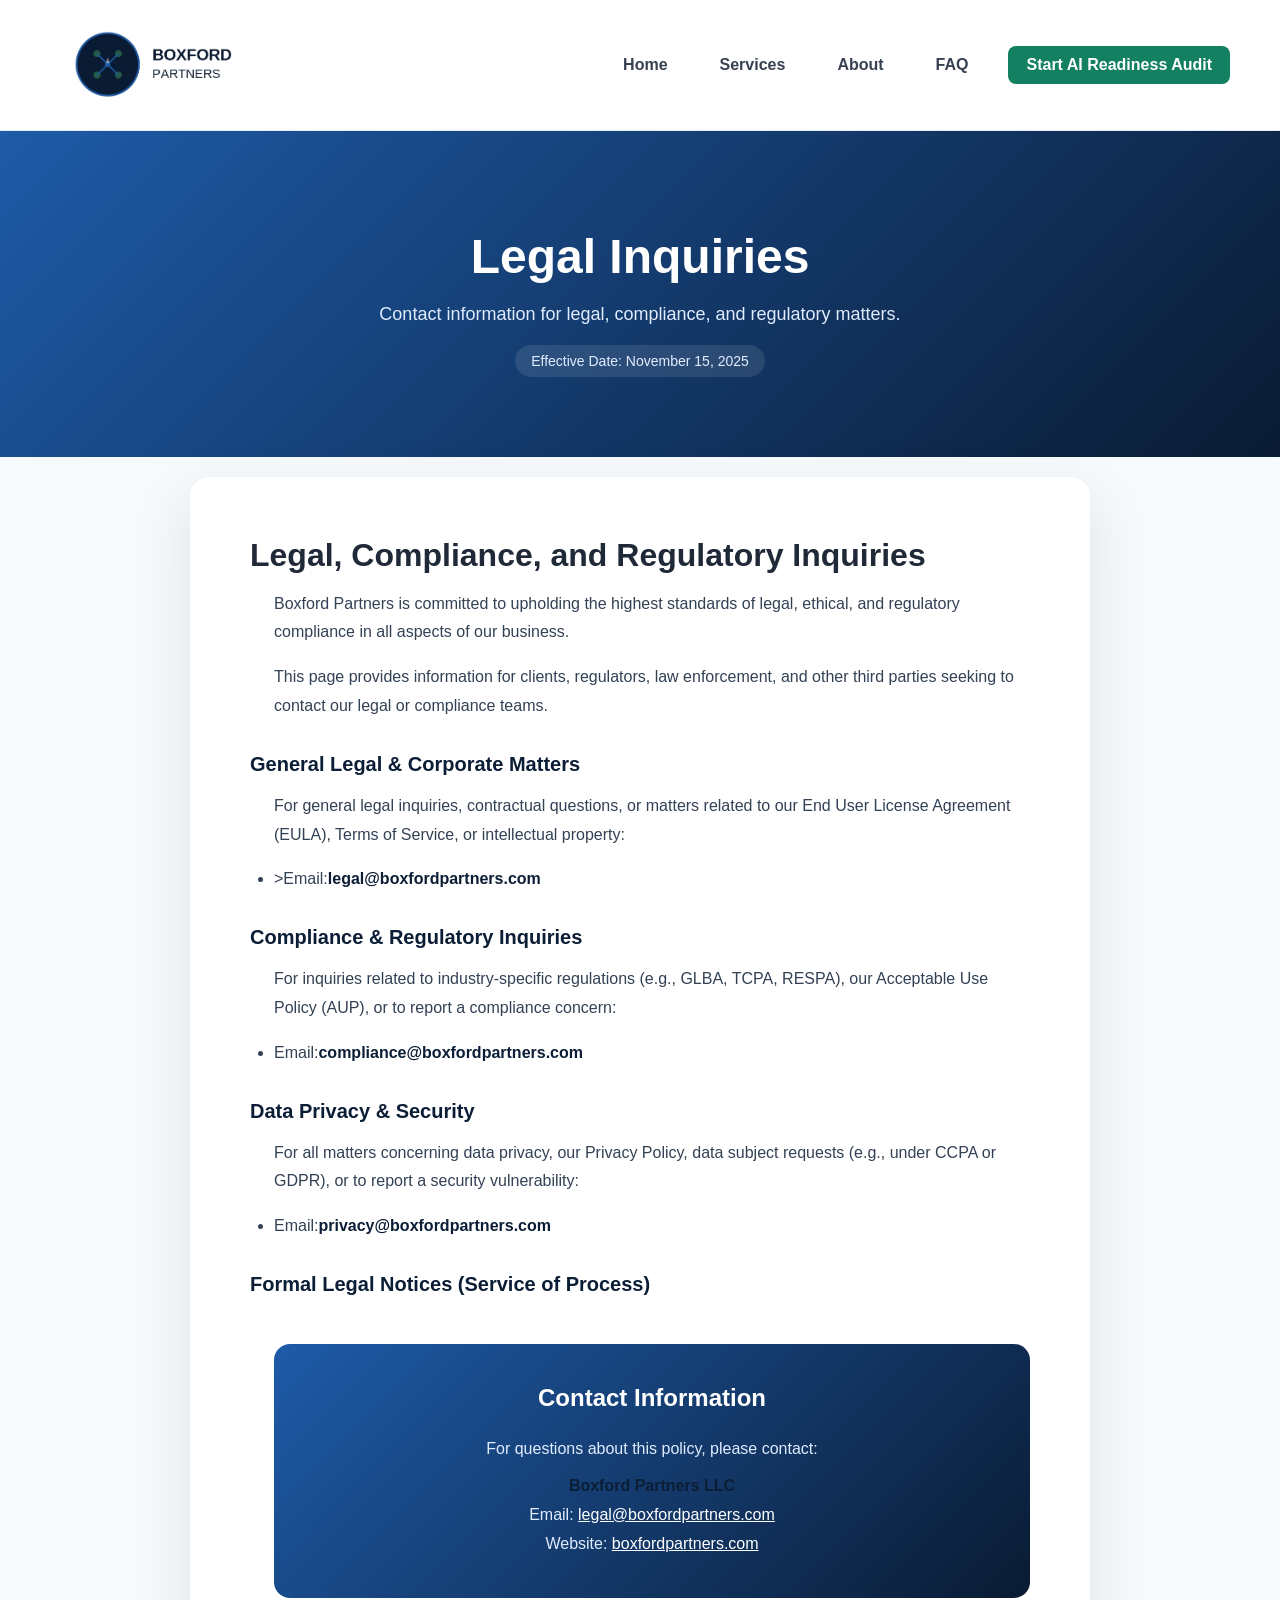
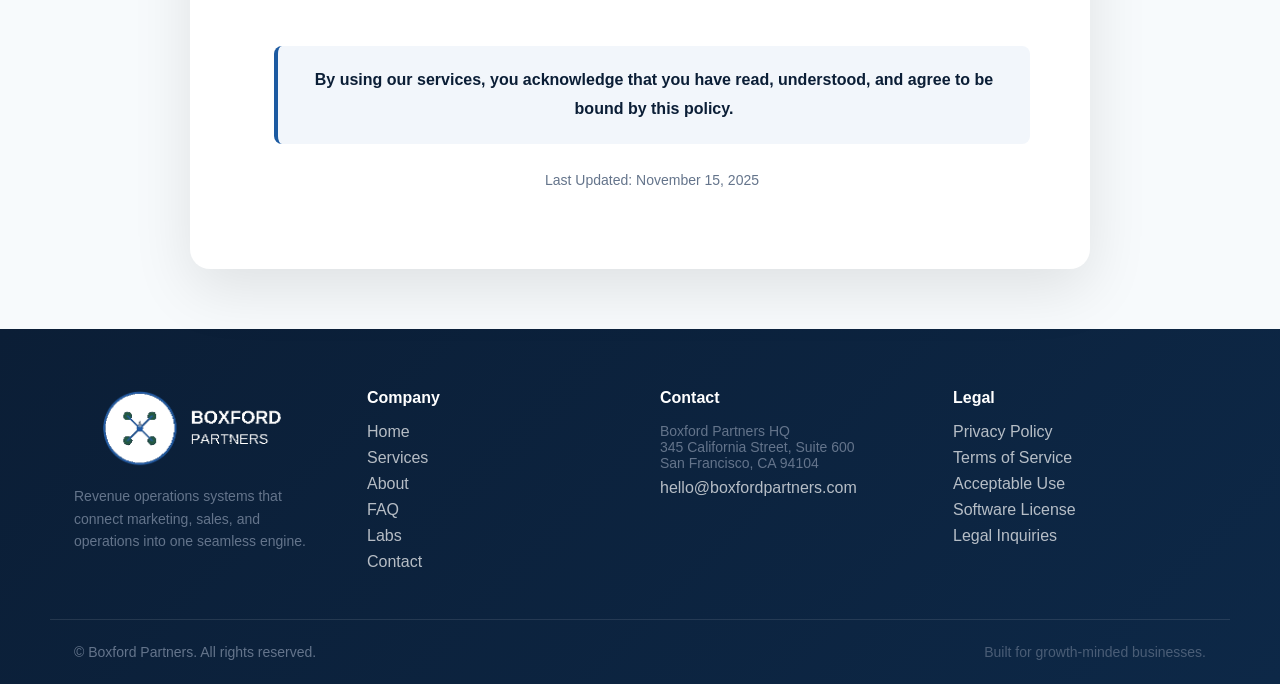
<file: legal.html>
<!DOCTYPE html>
<html lang="en">
<head>
    <meta charset="UTF-8">
    <meta name="viewport" content="width=device-width, initial-scale=1.0">
    <title>Legal Inquiries - Boxford Partners</title>
    <link rel="icon" type="image/png" sizes="32x32" href="favicon.png">
    <link rel="icon" type="image/x-icon" href="favicon.ico">
    <!-- Intercom Messenger -->
<script>
  window.intercomSettings = {
    api_base: "https://api-iam.intercom.io",
    app_id: "tjs0q8cj"
  };
</script>
<script>
(function(){var w=window;var ic=w.Intercom;if(typeof ic==="function"){ic('reattach_activator');ic('update',w.intercomSettings);}else{var d=document;var i=function(){i.c(arguments);};i.q=[];i.c=function(args){i.q.push(args);};w.Intercom=i;var l=function(){var s=d.createElement('script');s.type='text/javascript';s.async=true;s.src='https://widget.intercom.io/widget/tjs0q8cj';var x=d.getElementsByTagName('script')[0];x.parentNode.insertBefore(s,x);};if(document.readyState==='complete'){l();}else if(w.attachEvent){w.attachEvent('onload',l);}else{w.addEventListener('load',l,false);}}})();
</script>
    <style>
        :root {
            --navy: #0B1E36;
            --azure: #1C5AA1;
            --emerald: #128061;
            --ink: #1E293B;
            --slate: #334155;
            --muted: #64748B;
            --soft: #F2F6FB;
            --paper: #F7FAFC;
            --line: #E6ECF3;
            --gradient-primary: linear-gradient(135deg, #1E5BA8 0%, #0A1B33 100%);
        }

        * {
            box-sizing: border-box;
            margin: 0;
            padding: 0;
        }

        html {
            scroll-behavior: smooth;
        }

        body {
            font-family: -apple-system, BlinkMacSystemFont, Inter, 'Segoe UI', Roboto, Helvetica, Arial, sans-serif;
            color: #1f2937;
            background: var(--paper);
            overflow-x: hidden;
        }

        img {
            max-width: 100%;
            display: block;
        }

        a {
            color: var(--azure);
            text-decoration: none;
            transition: all 0.3s ease;
        }

        .wrap {
            max-width: 1180px;
            margin: 0 auto;
            padding: 0 24px;
        }

        section {
            padding: 80px 0;
            position: relative;
        }

        /* Header */
        header {
            position: sticky;
            top: 0;
            z-index: 100;
            background: rgba(255, 255, 255, 0.95);
            backdrop-filter: blur(10px);
            border-bottom: 1px solid rgba(230, 236, 243, 1);
            padding: 16px 0;
        }

        header.scrolled {
            background: rgba(255, 255, 255, 0.98);
            box-shadow: 0 4px 20px rgba(0, 0, 0, 0.1);
        }

        .nav {
            display: flex;
            align-items: center;
            justify-content: space-between;
            gap: 24px;
            padding: 14px 0;
        }

        .brand {
            display: flex;
            align-items: center;
            z-index: 1002;
        }

        .logo-main {
            height: 70px;
            width: auto;
            display: block;
        }

        /* Desktop Navigation */
        .nav-links {
            display: flex;
            align-items: center;
            gap: 28px;
        }

        .nav-links a {
            color: #374151;
            font-weight: 600;
            padding: 8px 12px;
            position: relative;
            transition: color 0.3s ease;
        }

        .nav-links a:hover,
        .nav-links a.active {
            color: var(--azure);
        }

        .nav-cta {
            background: var(--emerald) !important;
            color: white !important;
            border-radius: 8px;
            padding: 10px 18px !important;
            transition: all 0.3s ease;
        }
        
        .nav-cta:hover {
            background: #1a7556 !important;
            color: white !important;
            transform: translateY(-2px);
            box-shadow: 0 4px 12px rgba(22,90,66,0.3);
        }

        /* Hamburger Button */
        .menu-toggle {
            display: none;
            flex-direction: column;
            justify-content: space-around;
            width: 30px;
            height: 25px;
            background: transparent;
            border: none;
            cursor: pointer;
            padding: 0;
            z-index: 1002;
        }

        .menu-toggle span {
            width: 30px;
            height: 3px;
            background: var(--navy);
            border-radius: 10px;
            transition: all 0.3s linear;
            position: relative;
            transform-origin: 1px;
        }

        .menu-toggle.open span:first-child {
            transform: rotate(45deg);
        }

        .menu-toggle.open span:nth-child(2) {
            opacity: 0;
            transform: translateX(20px);
        }

        .menu-toggle.open span:nth-child(3) {
            transform: rotate(-45deg);
        }

        /* Mobile Menu Overlay */
        .mobile-menu-overlay {
            display: none;
            position: fixed;
            top: 0;
            left: 0;
            width: 100%;
            height: 100%;
            background: rgba(0, 0, 0, 0.5);
            z-index: 999;
            opacity: 0;
            transition: opacity 0.3s ease;
        }

        .mobile-menu-overlay.active {
            opacity: 1;
        }

        /* Mobile Styles */
        @media (max-width: 768px) {
            .menu-toggle {
                display: flex;
            }

            .nav-links {
                position: fixed;
                right: -100%;
                top: 0;
                flex-direction: column;
                background-color: white;
                width: 70%;
                max-width: 300px;
                height: 100vh;
                padding: 100px 30px 30px;
                gap: 0;
                box-shadow: -5px 0 15px rgba(0, 0, 0, 0.1);
                transition: right 0.3s ease-in-out;
                z-index: 1001;
                align-items: flex-start;
            }

            .nav-links.active {
                right: 0;
            }

            .nav-links a {
                width: 100%;
                padding: 15px 0;
                font-size: 18px;
                border-bottom: 1px solid var(--line);
            }

            .mobile-menu-overlay {
                display: block;
            }
        }

        /* Hero */
        .hero {
            background: var(--gradient-primary);
            color: #fff;
            padding: 100px 0 80px;
            text-align: center;
        }

        .hero h1 {
            font-size: clamp(36px, 5vw, 48px);
            line-height: 1.1;
            margin: 0 0 16px;
            font-weight: 900;
        }

        .hero p {
            font-size: clamp(16px, 2vw, 18px);
            color: #e0ecff;
            margin: 0 auto;
            line-height: 1.6;
            max-width: 700px;
        }

        .effective-date {
            display: inline-block;
            background: rgba(255, 255, 255, 0.1);
            padding: 8px 16px;
            border-radius: 20px;
            font-size: 14px;
            margin-top: 16px;
            color: #e0ecff;
        }

        /* Legal Content */
        .legal-content {
            background: #fff;
            max-width: 900px;
            margin: -40px auto 0;
            position: relative;
            z-index: 2;
            border-radius: 20px;
            box-shadow: 0 20px 60px rgba(0, 0, 0, 0.1);
            padding: 60px;
        }

        @media (max-width: 768px) {
            .legal-content {
                padding: 40px 24px;
                margin: -20px 24px 0;
            }
        }

        .legal-content h2 {
            font-size: 28px;
            font-weight: 800;
            color: var(--navy);
            margin: 48px 0 20px 0;
            padding-top: 24px;
            border-top: 2px solid var(--line);
        }

        .legal-content h2:first-child {
            margin-top: 0;
            padding-top: 0;
            border-top: none;
        }

        .legal-content h3 {
            font-size: 20px;
            font-weight: 700;
            color: var(--navy);
            margin: 32px 0 16px 0;
        }

        .legal-content h4 {
            font-size: 16px;
            font-weight: 700;
            color: var(--slate);
            margin: 24px 0 12px 0;
        }

        .legal-content p {
            color: var(--slate);
            line-height: 1.8;
            margin-bottom: 16px;
            font-size: 16px;
        }

        .legal-content ul {
            margin: 16px 0 16px 24px;
            color: var(--slate);
            line-height: 1.8;
        }

        .legal-content ol {
            margin: 16px 0 16px 24px;
            color: var(--slate);
            line-height: 1.8;
        }

        .legal-content li {
            margin-bottom: 8px;
        }

        .legal-content strong {
            color: var(--navy);
            font-weight: 700;
        }

        .highlight-box {
            background: var(--soft);
            border-left: 4px solid var(--azure);
            padding: 20px 24px;
            margin: 24px 0;
            border-radius: 8px;
        }

        .highlight-box p {
            margin-bottom: 0;
        }

        .warning-box {
            background: #fff9e6;
            border-left: 4px solid #f59e0b;
            padding: 20px 24px;
            margin: 24px 0;
            border-radius: 8px;
        }

        .contact-box {
            background: var(--gradient-primary);
            color: #fff;
            padding: 32px;
            border-radius: 16px;
            margin: 48px 0 0;
            text-align: center;
        }

        .contact-box h3 {
            color: #fff;
            margin: 0 0 16px;
            font-size: 24px;
        }

        .contact-box p {
            color: #e0ecff;
            margin-bottom: 8px;
        }

        .contact-box a {
            color: #fff;
            text-decoration: underline;
        }

        .section-wrapper {
            padding: 60px 0;
        }

        /* Footer */
        .modern-footer {
            background: linear-gradient(135deg, var(--navy) 0%, #0d2847 100%);
            color: white;
            padding: 60px 0 0;
        }

        .footer-grid {
            display: grid;
            grid-template-columns: repeat(auto-fit, minmax(220px, 1fr));
            gap: 40px;
            padding-bottom: 40px;
            border-bottom: 1px solid rgba(255,255,255,0.1);
        }

        @media (max-width: 768px) {
            .footer-grid {
                grid-template-columns: 1fr;
                text-align: center;
            }
        }

        .footer-col h4 {
            margin: 0 0 16px;
            font-weight: 700;
            color: #fff;
            font-size: 16px;
        }

        .footer-col a {
            color: rgba(255,255,255,0.7);
            display: block;
            margin: 8px 0;
            font-weight: 500;
            text-decoration: none;
            transition: color 0.25s ease;
        }

        .footer-col a:hover {
            color: white;
        }

        .footer-logo {
            height: 60px;
            width: auto;
            margin-bottom: 16px;
            display: block;
        }

        @media (max-width: 768px) {
            .footer-logo {
                margin: 0 auto 16px;
            }
        }

        .footer-tagline {
            color: var(--muted);
            font-size: 14px;
            line-height: 1.6;
            max-width: 280px;
        }

        @media (max-width: 768px) {
            .footer-tagline {
                max-width: 300px;
                margin: 0 auto;
            }
        }

        .footer-bottom {
            padding: 24px 0;
        }

        .bottom-wrap {
            display: flex;
            justify-content: space-between;
            align-items: center;
            font-size: 14px;
            color: var(--muted);
            flex-wrap: wrap;
            gap: 16px;
        }

        @media (max-width: 768px) {
            .bottom-wrap {
                justify-content: center;
                text-align: center;
            }
        }

        .credit {
            font-size: 14px;
            opacity: 0.7;
        }
    </style>
</head>
<body>

<div class="mobile-menu-overlay"></div>

<header>
    <div class="wrap nav">
        <a href="index.html" class="brand">
            <img src="Screen_Shot_2025-10-07_at_3.15.56_PM-removebg-preview.png"
                 alt="Boxford Partners logo"
                 class="logo-main">
        </a>

        <button class="menu-toggle" aria-label="Toggle menu">
            <span></span>
            <span></span>
            <span></span>
        </button>

        <nav class="nav-links" id="mobileNav">
            <a href="index.html">Home</a>
            <a href="services.html">Services</a>
            <a href="about.html">About</a>
            <a href="faq.html">FAQ</a>
            <a href="auditlanding.html" class="nav-cta">Start AI Readiness Audit</a>
        </nav>
    </div>
</header>

<section class="hero">
    <div class="wrap">
        <h1>Legal Inquiries</h1>
        <p>Contact information for legal, compliance, and regulatory matters.</p>
        <span class="effective-date">Effective Date: November 15, 2025</span>
    </div>
</section>

<div class="section-wrapper">
    <div class="wrap">
        <div class="legal-content">
            
            <!-- YOUR LEGAL CONTENT GOES HERE -->
            
            <h1>Legal, Compliance, and Regulatory Inquiries</h1>
            <ul>
            <p>Boxford Partners is committed to upholding the highest standards of legal, ethical, and regulatory compliance in all aspects of our business.</p>

            <p>This page provides information for clients, regulators, law enforcement, and other third parties seeking to contact our legal or compliance teams.</p>
            </ul>
            
            <h3>General Legal & Corporate Matters</h3>
            <ul>
            <p>For general legal inquiries, contractual questions, or matters related to our End User License Agreement (EULA), Terms of Service, or intellectual property:</p>
            <li>>Email:<strong>legal@boxfordpartners.com</strong></li>
            </ul>
                
            <h3>Compliance & Regulatory Inquiries</h3>
            <ul>
            <p>For inquiries related to industry-specific regulations (e.g., GLBA, TCPA, RESPA), our Acceptable Use Policy (AUP), or to report a compliance concern:</p>
            <li>Email:<strong>compliance@boxfordpartners.com</strong></p>
            </ul>
            
            <h3>Data Privacy & Security</h3>
            <ul>

            <p>For all matters concerning data privacy, our Privacy Policy, data subject requests (e.g., under CCPA or GDPR), or to report a security vulnerability:</p>
            <li>Email:<strong>privacy@boxfordpartners.com</strong></li>
            </ul>

            <h3>Formal Legal Notices (Service of Process)</h3>
            <ul>
            

            <!-- Contact Box at the end -->
            <div class="contact-box">
                <h3>Contact Information</h3>
                <p>For questions about this policy, please contact:</p>
                <p><strong>Boxford Partners LLC</strong><br>
                Email: <a href="mailto:legal@boxfordpartners.com">legal@boxfordpartners.com</a><br>
                Website: <a href="https://boxfordpartners.com">boxfordpartners.com</a></p>
            </div>

            <div class="highlight-box" style="margin-top: 48px; text-align: center;">
                <p><strong>By using our services, you acknowledge that you have read, understood, and agree to be bound by this policy.</strong></p>
            </div>

            <p style="text-align: center; color: var(--muted); margin-top: 24px; font-size: 14px;">Last Updated: November 15, 2025</p>

        </div>
    </div>
</div>

<footer class="modern-footer">
  <div class="wrap footer-grid">
    <div class="footer-col">
      <img src="whitelogo.png" alt="Boxford Partners" class="footer-logo" style="height: 80px; width: auto;">
      <p class="footer-tagline">Revenue operations systems that connect marketing, sales, and operations into one seamless engine.</p>
    </div>
    <div class="footer-col">
      <h4>Company</h4>
      <a href="index.html">Home</a>
      <a href="services.html">Services</a>
      <a href="about.html">About</a>
      <a href="faq.html">FAQ</a>
      <a href="labs.html">Labs</a>
      <a href="contact.html">Contact</a>
    </div>
    <div class="footer-col">
      <h4>Contact</h4>
      <p style="color:#64748b; margin: 8px 0; font-size: 14px;">
        Boxford Partners HQ<br>
        345 California Street, Suite 600<br>
        San Francisco, CA 94104
      </p>
      <p style="margin: 8px 0;">
        <a href="mailto:hello@boxfordpartners.com">hello@boxfordpartners.com</a>
      </p>
    </div>
    <div class="footer-col">
      <h4>Legal</h4>
      <a href="privacy.html">Privacy Policy</a>
      <a href="terms.html">Terms of Service</a>
      <a href="acceptable-use.html">Acceptable Use</a>
      <a href="software-license.html">Software License</a>
      <a href="legal.html">Legal Inquiries</a>
    </div>
  </div>
  <div class="footer-bottom">
    <div class="wrap bottom-wrap">
      <span>© <span id="2025"></span> Boxford Partners. All rights reserved.</span>
      <span class="credit">Built for growth-minded businesses.</span>
    </div>
  </div>
</footer>

<script>
document.addEventListener('DOMContentLoaded', function() {
    // Year in footer
    document.getElementById('year').textContent = new Date().getFullYear();

    // Header scroll effect
    const header = document.querySelector('header');
    window.addEventListener('scroll', function() {
        if (window.scrollY > 50) {
            header.classList.add('scrolled');
        } else {
            header.classList.remove('scrolled');
        }
    });

    // Mobile menu toggle
    const menuToggle = document.querySelector('.menu-toggle');
    const navLinks = document.querySelector('.nav-links');
    const overlay = document.querySelector('.mobile-menu-overlay');
    const body = document.body;

    function toggleMenu() {
        menuToggle.classList.toggle('open');
        navLinks.classList.toggle('active');
        overlay.classList.toggle('active');
        body.style.overflow = navLinks.classList.contains('active') ? 'hidden' : '';
    }

    function closeMenu() {
        menuToggle.classList.remove('open');
        navLinks.classList.remove('active');
        overlay.classList.remove('active');
        body.style.overflow = '';
    }

    menuToggle.addEventListener('click', toggleMenu);
    overlay.addEventListener('click', closeMenu);

    // Close menu when clicking a link
    navLinks.querySelectorAll('a').forEach(function(link) {
        link.addEventListener('click', closeMenu);
    });
});
</script>

</body>
</html>
</file>
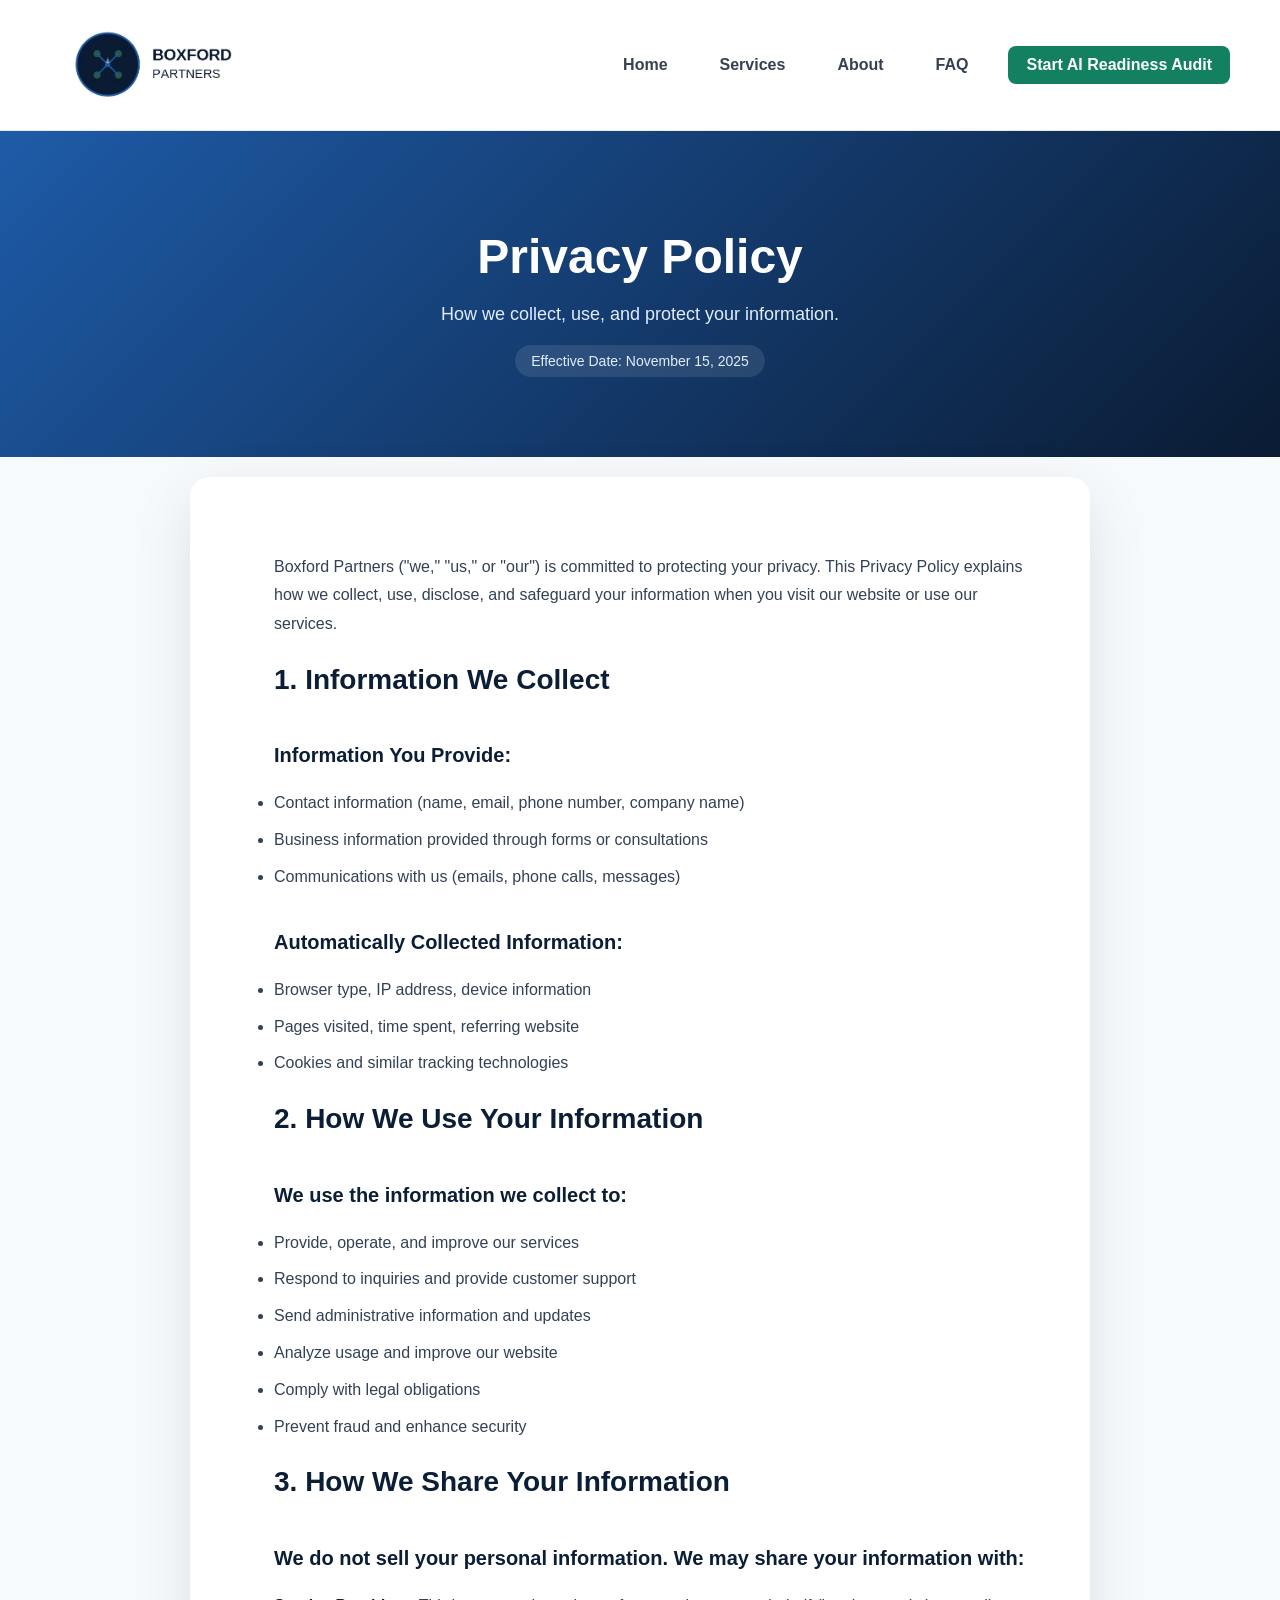
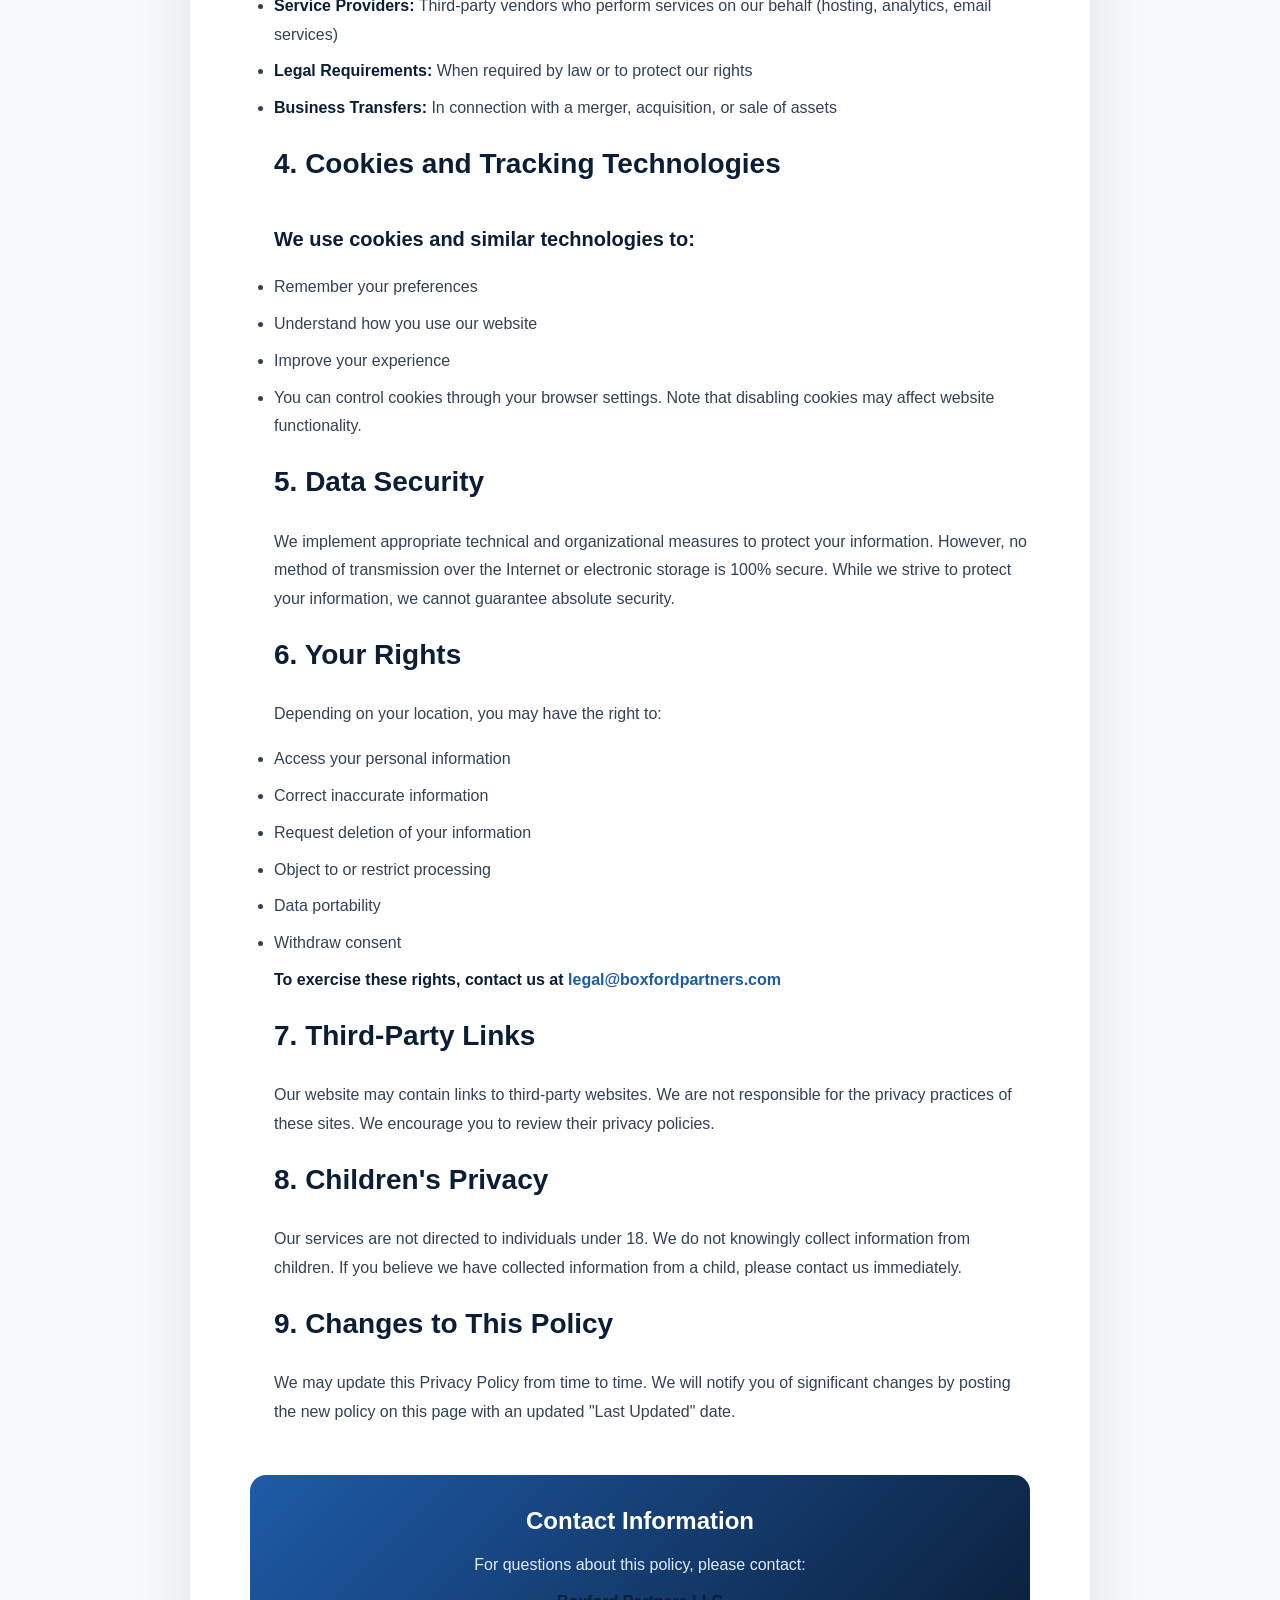
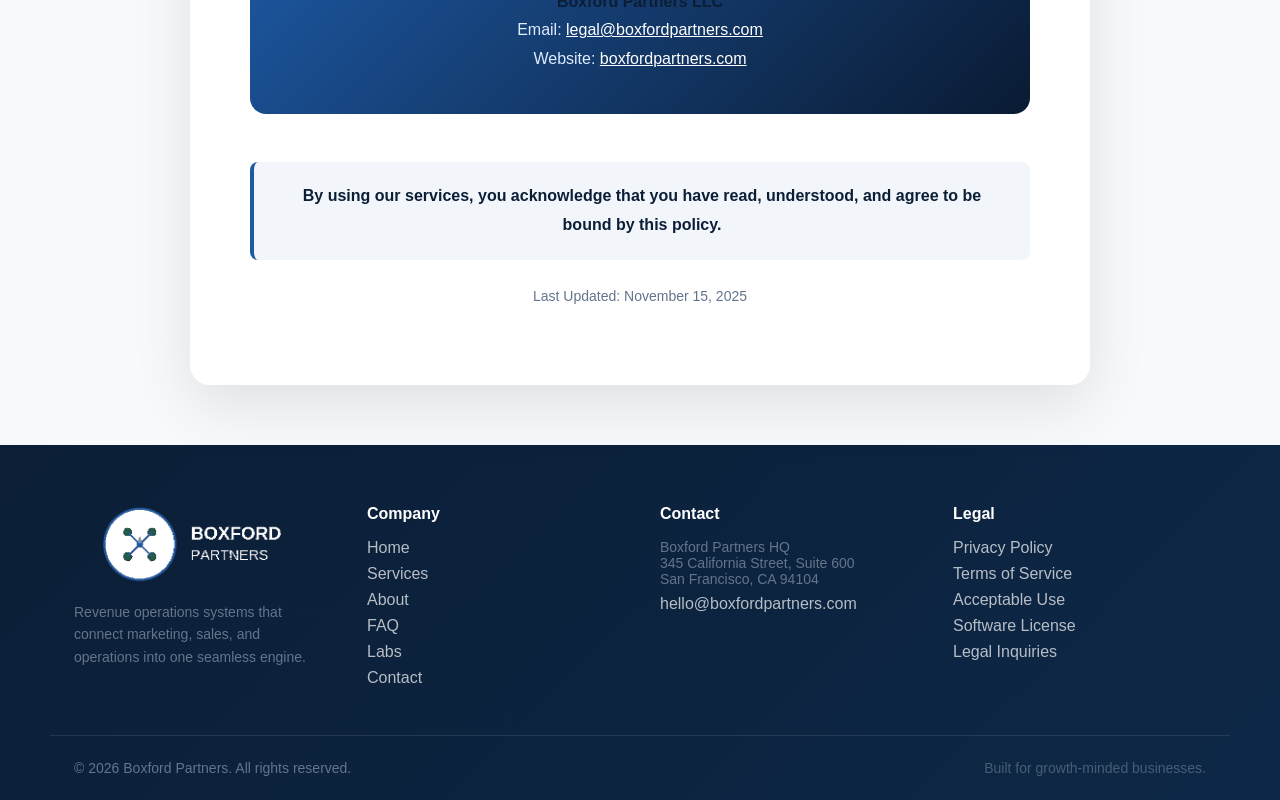
<file: privacy.html>
<!DOCTYPE html>
<html lang="en">
<head>
    <meta charset="UTF-8">
    <meta name="viewport" content="width=device-width, initial-scale=1.0">
    <title>Privacy Policy - Boxford Partners</title>
    <link rel="icon" type="image/png" sizes="32x32" href="favicon.png">
    <link rel="icon" type="image/x-icon" href="favicon.ico">
    <!-- Intercom Messenger -->
<script>
  window.intercomSettings = {
    api_base: "https://api-iam.intercom.io",
    app_id: "tjs0q8cj"
  };
</script>
<script>
(function(){var w=window;var ic=w.Intercom;if(typeof ic==="function"){ic('reattach_activator');ic('update',w.intercomSettings);}else{var d=document;var i=function(){i.c(arguments);};i.q=[];i.c=function(args){i.q.push(args);};w.Intercom=i;var l=function(){var s=d.createElement('script');s.type='text/javascript';s.async=true;s.src='https://widget.intercom.io/widget/tjs0q8cj';var x=d.getElementsByTagName('script')[0];x.parentNode.insertBefore(s,x);};if(document.readyState==='complete'){l();}else if(w.attachEvent){w.attachEvent('onload',l);}else{w.addEventListener('load',l,false);}}})();
</script>
    <style>
        :root {
            --navy: #0B1E36;
            --azure: #1C5AA1;
            --emerald: #128061;
            --ink: #1E293B;
            --slate: #334155;
            --muted: #64748B;
            --soft: #F2F6FB;
            --paper: #F7FAFC;
            --line: #E6ECF3;
            --gradient-primary: linear-gradient(135deg, #1E5BA8 0%, #0A1B33 100%);
        }

        * {
            box-sizing: border-box;
            margin: 0;
            padding: 0;
        }

        html {
            scroll-behavior: smooth;
        }

        body {
            font-family: -apple-system, BlinkMacSystemFont, Inter, 'Segoe UI', Roboto, Helvetica, Arial, sans-serif;
            color: #1f2937;
            background: var(--paper);
            overflow-x: hidden;
        }

        img {
            max-width: 100%;
            display: block;
        }

        a {
            color: var(--azure);
            text-decoration: none;
            transition: all 0.3s ease;
        }

        .wrap {
            max-width: 1180px;
            margin: 0 auto;
            padding: 0 24px;
        }

        section {
            padding: 80px 0;
            position: relative;
        }

        /* Header */
        header {
            position: sticky;
            top: 0;
            z-index: 100;
            background: rgba(255, 255, 255, 0.95);
            backdrop-filter: blur(10px);
            border-bottom: 1px solid rgba(230, 236, 243, 1);
            padding: 16px 0;
        }

        header.scrolled {
            background: rgba(255, 255, 255, 0.98);
            box-shadow: 0 4px 20px rgba(0, 0, 0, 0.1);
        }

        .nav {
            display: flex;
            align-items: center;
            justify-content: space-between;
            gap: 24px;
            padding: 14px 0;
        }

        .brand {
            display: flex;
            align-items: center;
            z-index: 1002;
        }

        .logo-main {
            height: 70px;
            width: auto;
            display: block;
        }

        /* Desktop Navigation */
        .nav-links {
            display: flex;
            align-items: center;
            gap: 28px;
        }

        .nav-links a {
            color: #374151;
            font-weight: 600;
            padding: 8px 12px;
            position: relative;
            transition: color 0.3s ease;
        }

        .nav-links a:hover,
        .nav-links a.active {
            color: var(--azure);
        }

        .nav-cta {
            background: var(--emerald) !important;
            color: white !important;
            border-radius: 8px;
            padding: 10px 18px !important;
            transition: all 0.3s ease;
        }
        
        .nav-cta:hover {
            background: #1a7556 !important;
            color: white !important;
            transform: translateY(-2px);
            box-shadow: 0 4px 12px rgba(22,90,66,0.3);
        }

        /* Hamburger Button */
        .menu-toggle {
            display: none;
            flex-direction: column;
            justify-content: space-around;
            width: 30px;
            height: 25px;
            background: transparent;
            border: none;
            cursor: pointer;
            padding: 0;
            z-index: 1002;
        }

        .menu-toggle span {
            width: 30px;
            height: 3px;
            background: var(--navy);
            border-radius: 10px;
            transition: all 0.3s linear;
            position: relative;
            transform-origin: 1px;
        }

        .menu-toggle.open span:first-child {
            transform: rotate(45deg);
        }

        .menu-toggle.open span:nth-child(2) {
            opacity: 0;
            transform: translateX(20px);
        }

        .menu-toggle.open span:nth-child(3) {
            transform: rotate(-45deg);
        }

        /* Mobile Menu Overlay */
        .mobile-menu-overlay {
            display: none;
            position: fixed;
            top: 0;
            left: 0;
            width: 100%;
            height: 100%;
            background: rgba(0, 0, 0, 0.5);
            z-index: 999;
            opacity: 0;
            transition: opacity 0.3s ease;
        }

        .mobile-menu-overlay.active {
            opacity: 1;
        }

        /* Mobile Styles */
        @media (max-width: 768px) {
            .menu-toggle {
                display: flex;
            }

            .nav-links {
                position: fixed;
                right: -100%;
                top: 0;
                flex-direction: column;
                background-color: white;
                width: 70%;
                max-width: 300px;
                height: 100vh;
                padding: 100px 30px 30px;
                gap: 0;
                box-shadow: -5px 0 15px rgba(0, 0, 0, 0.1);
                transition: right 0.3s ease-in-out;
                z-index: 1001;
                align-items: flex-start;
            }

            .nav-links.active {
                right: 0;
            }

            .nav-links a {
                width: 100%;
                padding: 15px 0;
                font-size: 18px;
                border-bottom: 1px solid var(--line);
            }

            .mobile-menu-overlay {
                display: block;
            }
        }

        /* Hero */
        .hero {
            background: var(--gradient-primary);
            color: #fff;
            padding: 100px 0 80px;
            text-align: center;
        }

        .hero h1 {
            font-size: clamp(36px, 5vw, 48px);
            line-height: 1.1;
            margin: 0 0 16px;
            font-weight: 900;
        }

        .hero p {
            font-size: clamp(16px, 2vw, 18px);
            color: #e0ecff;
            margin: 0 auto;
            line-height: 1.6;
            max-width: 700px;
        }

        .effective-date {
            display: inline-block;
            background: rgba(255, 255, 255, 0.1);
            padding: 8px 16px;
            border-radius: 20px;
            font-size: 14px;
            margin-top: 16px;
            color: #e0ecff;
        }

        /* Legal Content */
        .legal-content {
            background: #fff;
            max-width: 900px;
            margin: -40px auto 0;
            position: relative;
            z-index: 2;
            border-radius: 20px;
            box-shadow: 0 20px 60px rgba(0, 0, 0, 0.1);
            padding: 60px;
        }

        @media (max-width: 768px) {
            .legal-content {
                padding: 40px 24px;
                margin: -20px 24px 0;
            }
        }

        .legal-content h2 {
            font-size: 28px;
            font-weight: 800;
            color: var(--navy);
            margin: 48px 0 20px 0;
            padding-top: 24px;
            border-top: 2px solid var(--line);
        }

        .legal-content h2:first-child {
            margin-top: 0;
            padding-top: 0;
            border-top: none;
        }

        .legal-content h3 {
            font-size: 20px;
            font-weight: 700;
            color: var(--navy);
            margin: 32px 0 16px 0;
        }

        .legal-content h4 {
            font-size: 16px;
            font-weight: 700;
            color: var(--slate);
            margin: 24px 0 12px 0;
        }

        .legal-content p {
            color: var(--slate);
            line-height: 1.8;
            margin-bottom: 16px;
            font-size: 16px;
        }

        .legal-content ul {
            margin: 16px 0 16px 24px;
            color: var(--slate);
            line-height: 1.8;
        }

        .legal-content ol {
            margin: 16px 0 16px 24px;
            color: var(--slate);
            line-height: 1.8;
        }

        .legal-content li {
            margin-bottom: 8px;
        }

        .legal-content strong {
            color: var(--navy);
            font-weight: 700;
        }

        .highlight-box {
            background: var(--soft);
            border-left: 4px solid var(--azure);
            padding: 20px 24px;
            margin: 24px 0;
            border-radius: 8px;
        }

        .highlight-box p {
            margin-bottom: 0;
        }

        .warning-box {
            background: #fff9e6;
            border-left: 4px solid #f59e0b;
            padding: 20px 24px;
            margin: 24px 0;
            border-radius: 8px;
        }

        .contact-box {
            background: var(--gradient-primary);
            color: #fff;
            padding: 32px;
            border-radius: 16px;
            margin: 48px 0 0;
            text-align: center;
        }

        .contact-box h3 {
            color: #fff;
            margin: 0 0 16px;
            font-size: 24px;
        }

        .contact-box p {
            color: #e0ecff;
            margin-bottom: 8px;
        }

        .contact-box a {
            color: #fff;
            text-decoration: underline;
        }

        .section-wrapper {
            padding: 60px 0;
        }

        /* Footer */
        .modern-footer {
            background: linear-gradient(135deg, var(--navy) 0%, #0d2847 100%);
            color: white;
            padding: 60px 0 0;
        }

        .footer-grid {
            display: grid;
            grid-template-columns: repeat(auto-fit, minmax(220px, 1fr));
            gap: 40px;
            padding-bottom: 40px;
            border-bottom: 1px solid rgba(255,255,255,0.1);
        }

        @media (max-width: 768px) {
            .footer-grid {
                grid-template-columns: 1fr;
                text-align: center;
            }
        }

        .footer-col h4 {
            margin: 0 0 16px;
            font-weight: 700;
            color: #fff;
            font-size: 16px;
        }

        .footer-col a {
            color: rgba(255,255,255,0.7);
            display: block;
            margin: 8px 0;
            font-weight: 500;
            text-decoration: none;
            transition: color 0.25s ease;
        }

        .footer-col a:hover {
            color: white;
        }

        .footer-logo {
            height: 60px;
            width: auto;
            margin-bottom: 16px;
            display: block;
        }

        @media (max-width: 768px) {
            .footer-logo {
                margin: 0 auto 16px;
            }
        }

        .footer-tagline {
            color: var(--muted);
            font-size: 14px;
            line-height: 1.6;
            max-width: 280px;
        }

        @media (max-width: 768px) {
            .footer-tagline {
                max-width: 300px;
                margin: 0 auto;
            }
        }

        .footer-bottom {
            padding: 24px 0;
        }

        .bottom-wrap {
            display: flex;
            justify-content: space-between;
            align-items: center;
            font-size: 14px;
            color: var(--muted);
            flex-wrap: wrap;
            gap: 16px;
        }

        @media (max-width: 768px) {
            .bottom-wrap {
                justify-content: center;
                text-align: center;
            }
        }

        .credit {
            font-size: 14px;
            opacity: 0.7;
        }
    </style>
</head>
<body>

<div class="mobile-menu-overlay"></div>

<header>
    <div class="wrap nav">
        <a href="index.html" class="brand">
            <img src="Screen_Shot_2025-10-07_at_3.15.56_PM-removebg-preview.png"
                 alt="Boxford Partners logo"
                 class="logo-main">
        </a>

        <button class="menu-toggle" aria-label="Toggle menu">
            <span></span>
            <span></span>
            <span></span>
        </button>

        <nav class="nav-links" id="mobileNav">
            <a href="index.html">Home</a>
            <a href="services.html">Services</a>
            <a href="about.html">About</a>
            <a href="faq.html">FAQ</a>
            <a href="auditlanding.html" class="nav-cta">Start AI Readiness Audit</a>
        </nav>
    </div>
</header>

<section class="hero">
    <div class="wrap">
        <h1>Privacy Policy</h1>
        <p>How we collect, use, and protect your information.</p>
        <span class="effective-date">Effective Date: November 15, 2025</span>
    </div>
</section>

<div class="section-wrapper">
    <div class="wrap">
        <div class="legal-content">
            
            <!-- YOUR LEGAL CONTENT GOES HERE -->
            <ul>
            <p>Boxford Partners ("we," "us," or "our") is committed to protecting your privacy. This Privacy Policy explains how we collect, use, disclose, and safeguard your information when you visit our website or use our services.</p>
            </ul>

            <ul>
            <h2>1. Information We Collect</h2>
            <h3>Information You Provide:</h3>
            <li>Contact information (name, email, phone number, company name)</li>
            <li>Business information provided through forms or consultations</li>
            <li>Communications with us (emails, phone calls, messages)</li>

            <h3>Automatically Collected Information:</h3>
            <li>Browser type, IP address, device information</li>
            <li>Pages visited, time spent, referring website</li>
            <li>Cookies and similar tracking technologies</li>
            </ul>

            <ul>
            <h2>2. How We Use Your Information</h2>
            <h3>We use the information we collect to:</h3>
            <li>Provide, operate, and improve our services</li>
            <li>Respond to inquiries and provide customer support</li>
            <li>Send administrative information and updates</li>
            <li>Analyze usage and improve our website</li>
            <li>Comply with legal obligations</li>
            <li>Prevent fraud and enhance security</li>
            </ul>

            <ul>
            <h2>3. How We Share Your Information</h3>
            <h3>We do not sell your personal information. We may share your information with:</h3>
            <li><strong>Service Providers:</strong> Third-party vendors who perform services on our behalf (hosting, analytics, email services)</li>
            <li><strong>Legal Requirements:</strong> When required by law or to protect our rights</li>
            <li><strong>Business Transfers:</strong> In connection with a merger, acquisition, or sale of assets</li>
            </ul>

            <ul>
            <h2>4. Cookies and Tracking Technologies</h2>
            <h3>We use cookies and similar technologies to:</h3>

            <li>Remember your preferences</li>
            <li>Understand how you use our website</li>
            <li>Improve your experience</li>
            <li>You can control cookies through your browser settings. Note that disabling cookies may affect website functionality.</li>
            </ul>

            <ul>
            <h2>5. Data Security</h2>
            <p>We implement appropriate technical and organizational measures to protect your information. However, no method of transmission over the Internet or electronic storage is 100% secure. While we strive to protect your information, we cannot guarantee absolute security.</p>
            </ul>

            <ul>
            <h2>6. Your Rights</h2>
            <p>Depending on your location, you may have the right to:</p>
            <li>Access your personal information</li>
            <li>Correct inaccurate information</li>
            <li>Request deletion of your information</li>
            <li>Object to or restrict processing</li>    
            <li>Data portability</li>
            <li>Withdraw consent</li>
            <strong>To exercise these rights, contact us at <a href="mailto:legal@boxfordpartners.com">legal@boxfordpartners.com</a></strong>
            </ul>

            <ul>
            <h2>7. Third-Party Links</h2>
            <p>Our website may contain links to third-party websites. We are not responsible for the privacy practices of these sites. We encourage you to review their privacy policies.</p>
            </ul>

            <ul>
            <h2>8. Children's Privacy</h2>
            <p>Our services are not directed to individuals under 18. We do not knowingly collect information from children. If you believe we have collected information from a child, please contact us immediately.</p>
            </ul>

            <ul>
            <h2>9. Changes to This Policy</h2>
            <p>We may update this Privacy Policy from time to time. We will notify you of significant changes by posting the new policy on this page with an updated "Last Updated" date.</p>
            </ul>

            <!-- Contact Box at the end -->
            <div class="contact-box">
                <h3>Contact Information</h3>
                <p>For questions about this policy, please contact:</p>
                <p><strong>Boxford Partners LLC</strong><br>
                Email: <a href="mailto:legal@boxfordpartners.com">legal@boxfordpartners.com</a><br>
                Website: <a href="https://boxfordpartners.com">boxfordpartners.com</a></p>
            </div>

            <div class="highlight-box" style="margin-top: 48px; text-align: center;">
                <p><strong>By using our services, you acknowledge that you have read, understood, and agree to be bound by this policy.</strong></p>
            </div>

            <p style="text-align: center; color: var(--muted); margin-top: 24px; font-size: 14px;">Last Updated: November 15, 2025</p>

        </div>
    </div>
</div>

<footer class="modern-footer">
  <div class="wrap footer-grid">
    <div class="footer-col">
      <img src="whitelogo.png" alt="Boxford Partners" class="footer-logo" style="height: 80px; width: auto;">
      <p class="footer-tagline">Revenue operations systems that connect marketing, sales, and operations into one seamless engine.</p>
    </div>
    <div class="footer-col">
      <h4>Company</h4>
      <a href="index.html">Home</a>
      <a href="services.html">Services</a>
      <a href="about.html">About</a>
      <a href="faq.html">FAQ</a>
      <a href="labs.html">Labs</a>
      <a href="contact.html">Contact</a>
    </div>
    <div class="footer-col">
      <h4>Contact</h4>
      <p style="color:#64748b; margin: 8px 0; font-size: 14px;">
        Boxford Partners HQ<br>
        345 California Street, Suite 600<br>
        San Francisco, CA 94104
      </p>
      <p style="margin: 8px 0;">
        <a href="mailto:hello@boxfordpartners.com">hello@boxfordpartners.com</a>
      </p>
    </div>
    <div class="footer-col">
      <h4>Legal</h4>
      <a href="privacy.html">Privacy Policy</a>
      <a href="terms.html">Terms of Service</a>
      <a href="acceptable-use.html">Acceptable Use</a>
      <a href="software-license.html">Software License</a>
      <a href="legal.html">Legal Inquiries</a>
    </div>
  </div>
  <div class="footer-bottom">
    <div class="wrap bottom-wrap">
      <span>© <span id="2025"></span> Boxford Partners. All rights reserved.</span>
      <span class="credit">Built for growth-minded businesses.</span>
    </div>
  </div>
</footer>

<script>
document.addEventListener('DOMContentLoaded', function() {
    // Year in footer
    document.getElementById('2025').textContent = new Date().getFullYear();

    // Header scroll effect
    const header = document.querySelector('header');
    window.addEventListener('scroll', function() {
        if (window.scrollY > 50) {
            header.classList.add('scrolled');
        } else {
            header.classList.remove('scrolled');
        }
    });

    // Mobile menu toggle
    const menuToggle = document.querySelector('.menu-toggle');
    const navLinks = document.querySelector('.nav-links');
    const overlay = document.querySelector('.mobile-menu-overlay');
    const body = document.body;

    function toggleMenu() {
        menuToggle.classList.toggle('open');
        navLinks.classList.toggle('active');
        overlay.classList.toggle('active');
        body.style.overflow = navLinks.classList.contains('active') ? 'hidden' : '';
    }

    function closeMenu() {
        menuToggle.classList.remove('open');
        navLinks.classList.remove('active');
        overlay.classList.remove('active');
        body.style.overflow = '';
    }

    menuToggle.addEventListener('click', toggleMenu);
    overlay.addEventListener('click', closeMenu);

    // Close menu when clicking a link
    navLinks.querySelectorAll('a').forEach(function(link) {
        link.addEventListener('click', closeMenu);
    });
});
</script>

</body>
</html>
</file>
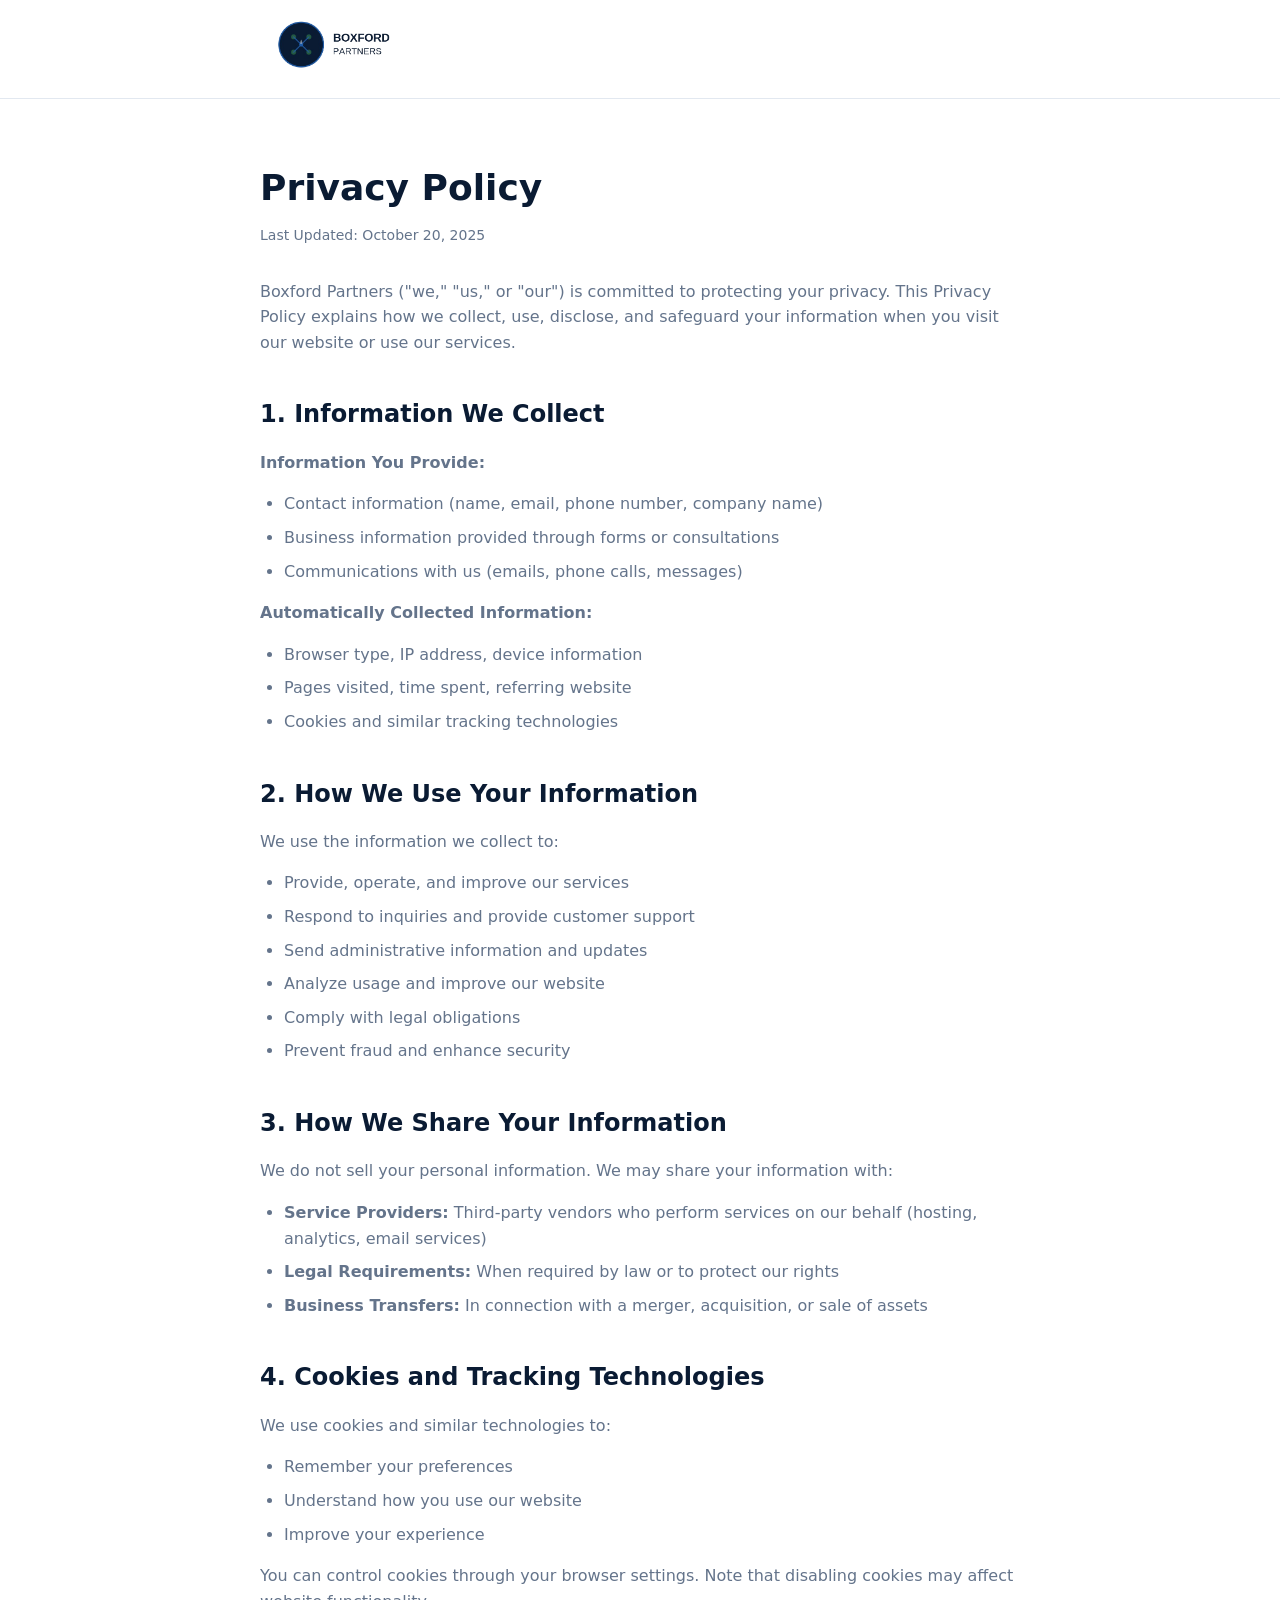
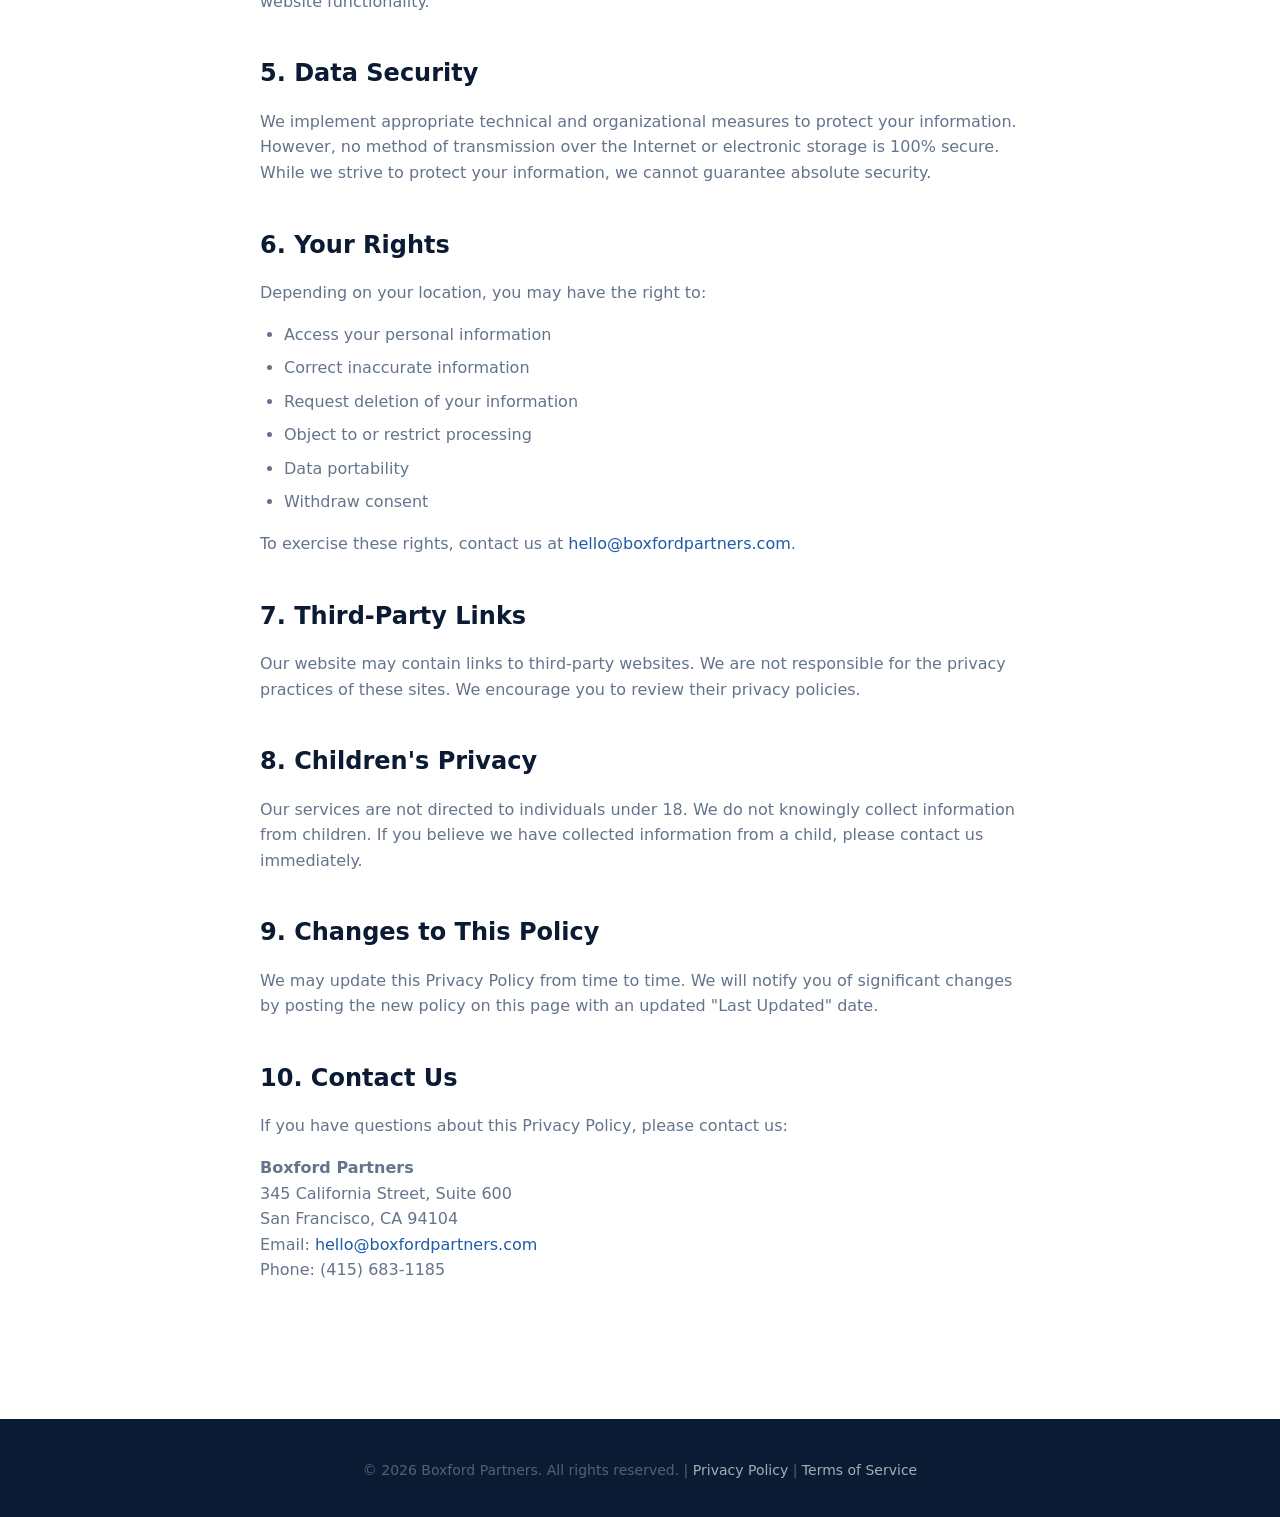
<file: privacy2.html>
<!DOCTYPE html>
<html lang="en">
<head>
    <meta charset="UTF-8">
    <meta name="viewport" content="width=device-width, initial-scale=1.0">
    <title>Privacy Policy - Boxford Partners</title>
    <meta name="description" content="Privacy Policy for Boxford Partners. Learn how we collect, use, and protect your information.">
    <!-- Intercom Messenger -->
<script>
  window.intercomSettings = {
    api_base: "https://api-iam.intercom.io",
    app_id: "tjs0q8cj"
  };
</script>
<script>
(function(){var w=window;var ic=w.Intercom;if(typeof ic==="function"){ic('reattach_activator');ic('update',w.intercomSettings);}else{var d=document;var i=function(){i.c(arguments);};i.q=[];i.c=function(args){i.q.push(args);};w.Intercom=i;var l=function(){var s=d.createElement('script');s.type='text/javascript';s.async=true;s.src='https://widget.intercom.io/widget/tjs0q8cj';var x=d.getElementsByTagName('script')[0];x.parentNode.insertBefore(s,x);};if(document.readyState==='complete'){l();}else if(w.attachEvent){w.attachEvent('onload',l);}else{w.addEventListener('load',l,false);}}})();
</script>
    <style>
        :root {
            --navy: #0A1B33;
            --azure: #1E5BA8;
            --emerald: #165A42;
            --ink: #0f172a;
            --muted: #64748b;
            --line: #e2e8f0;
            --bg: #fff;
            --bg-soft: #f8fafc;
        }
        
        * {
            box-sizing: border-box;
            margin: 0;
            padding: 0;
        }
        
        body {
            font-family: system-ui, -apple-system, "Segoe UI", Roboto, sans-serif;
            color: var(--ink);
            background: var(--bg);
            line-height: 1.6;
        }
        
        .wrap {
            max-width: 800px;
            margin: 0 auto;
            padding: 0 20px;
        }
        
        header {
            background: white;
            border-bottom: 1px solid var(--line);
            padding: 20px 0;
        }
        
        .logo-link {
            display: inline-block;
        }
        
        .logo-main {
            height: 50px;
            width: auto;
        }
        
        main {
            padding: 60px 0;
        }
        
        h1 {
            font-size: 36px;
            color: var(--navy);
            margin-bottom: 8px;
        }
        
        .last-updated {
            color: var(--muted);
            font-size: 14px;
            margin-bottom: 32px;
        }
        
        h2 {
            font-size: 24px;
            color: var(--navy);
            margin-top: 40px;
            margin-bottom: 16px;
        }
        
        p {
            margin-bottom: 16px;
            color: var(--muted);
        }
        
        ul {
            margin: 16px 0 16px 24px;
            color: var(--muted);
        }
        
        li {
            margin: 8px 0;
        }
        
        a {
            color: var(--azure);
            text-decoration: none;
        }
        
        a:hover {
            text-decoration: underline;
        }
        
        footer {
            background: var(--navy);
            color: white;
            padding: 40px 0 20px;
            margin-top: 60px;
        }
        
        .footer-text {
            text-align: center;
            font-size: 14px;
            opacity: 0.8;
        }
    </style>
</head>
<body>

<header>
    <div class="wrap">
        <a href="index.html" class="logo-link">
            <img src="Screen_Shot_2025-10-07_at_3.15.56_PM-removebg-preview.png" alt="Boxford Partners" class="logo-main">
        </a>
    </div>
</header>

<main>
    <div class="wrap">
        <h1>Privacy Policy</h1>
        <p class="last-updated">Last Updated: October 20, 2025</p>
        
        <p>Boxford Partners ("we," "us," or "our") is committed to protecting your privacy. This Privacy Policy explains how we collect, use, disclose, and safeguard your information when you visit our website or use our services.</p>
        
        <h2>1. Information We Collect</h2>
        
        <p><strong>Information You Provide:</strong></p>
        <ul>
            <li>Contact information (name, email, phone number, company name)</li>
            <li>Business information provided through forms or consultations</li>
            <li>Communications with us (emails, phone calls, messages)</li>
        </ul>
        
        <p><strong>Automatically Collected Information:</strong></p>
        <ul>
            <li>Browser type, IP address, device information</li>
            <li>Pages visited, time spent, referring website</li>
            <li>Cookies and similar tracking technologies</li>
        </ul>
        
        <h2>2. How We Use Your Information</h2>
        
        <p>We use the information we collect to:</p>
        <ul>
            <li>Provide, operate, and improve our services</li>
            <li>Respond to inquiries and provide customer support</li>
            <li>Send administrative information and updates</li>
            <li>Analyze usage and improve our website</li>
            <li>Comply with legal obligations</li>
            <li>Prevent fraud and enhance security</li>
        </ul>
        
        <h2>3. How We Share Your Information</h2>
        
        <p>We do not sell your personal information. We may share your information with:</p>
        <ul>
            <li><strong>Service Providers:</strong> Third-party vendors who perform services on our behalf (hosting, analytics, email services)</li>
            <li><strong>Legal Requirements:</strong> When required by law or to protect our rights</li>
            <li><strong>Business Transfers:</strong> In connection with a merger, acquisition, or sale of assets</li>
        </ul>
        
        <h2>4. Cookies and Tracking Technologies</h2>
        
        <p>We use cookies and similar technologies to:</p>
        <ul>
            <li>Remember your preferences</li>
            <li>Understand how you use our website</li>
            <li>Improve your experience</li>
        </ul>
        
        <p>You can control cookies through your browser settings. Note that disabling cookies may affect website functionality.</p>
        
        <h2>5. Data Security</h2>
        
        <p>We implement appropriate technical and organizational measures to protect your information. However, no method of transmission over the Internet or electronic storage is 100% secure. While we strive to protect your information, we cannot guarantee absolute security.</p>
        
        <h2>6. Your Rights</h2>
        
        <p>Depending on your location, you may have the right to:</p>
        <ul>
            <li>Access your personal information</li>
            <li>Correct inaccurate information</li>
            <li>Request deletion of your information</li>
            <li>Object to or restrict processing</li>
            <li>Data portability</li>
            <li>Withdraw consent</li>
        </ul>
        
        <p>To exercise these rights, contact us at <a href="mailto:hello@boxfordpartners.com">hello@boxfordpartners.com</a>.</p>
        
        <h2>7. Third-Party Links</h2>
        
        <p>Our website may contain links to third-party websites. We are not responsible for the privacy practices of these sites. We encourage you to review their privacy policies.</p>
        
        <h2>8. Children's Privacy</h2>
        
        <p>Our services are not directed to individuals under 18. We do not knowingly collect information from children. If you believe we have collected information from a child, please contact us immediately.</p>
        
        <h2>9. Changes to This Policy</h2>
        
        <p>We may update this Privacy Policy from time to time. We will notify you of significant changes by posting the new policy on this page with an updated "Last Updated" date.</p>
        
        <h2>10. Contact Us</h2>
        
        <p>If you have questions about this Privacy Policy, please contact us:</p>
        
        <p>
            <strong>Boxford Partners</strong><br>
            345 California Street, Suite 600<br>
            San Francisco, CA 94104<br>
            Email: <a href="mailto:hello@boxfordpartners.com">hello@boxfordpartners.com</a><br>
            Phone: (415) 683-1185
        </p>
    </div>
</main>

<footer>
    <div class="wrap">
        <p class="footer-text">© <span id="year"></span> Boxford Partners. All rights reserved. | <a href="privacy.html" style="color: rgba(255,255,255,0.8);">Privacy Policy</a> | <a href="terms.html" style="color: rgba(255,255,255,0.8);">Terms of Service</a></p>
    </div>
</footer>

<script>
document.getElementById('year').textContent = new Date().getFullYear();
</script>

    
<script>
    npm install @intercom/messenger-js-sdk

    window.intercomSettings = {
    api_base: "https://api-iam.intercom.io",
    app_id: "tjs0q8cj",
    user_id: user.id, // IMPORTANT: Replace "user.id" with the variable you use to capture the user's ID
    name: user.name, // IMPORTANT: Replace "user.name" with the variable you use to capture the user's name
    email: user.email, // IMPORTANT: Replace "user.email" with the variable you use to capture the user's email address
    created_at: user.createdAt, // IMPORTANT: Replace "user.createdAt" with the variable you use to capture the user's sign-up date
  };
</script>


<script>
  // We pre-filled your app ID in the widget URL: 'https://widget.intercom.io/widget/tjs0q8cj'
  (function(){var w=window;var ic=w.Intercom;if(typeof ic==="function"){ic('reattach_activator');ic('update',w.intercomSettings);}else{var d=document;var i=function(){i.c(arguments);};i.q=[];i.c=function(args){i.q.push(args);};w.Intercom=i;var l=function(){var s=d.createElement('script');s.type='text/javascript';s.async=true;s.src='https://widget.intercom.io/widget/tjs0q8cj';var x=d.getElementsByTagName('script')[0];x.parentNode.insertBefore(s,x);};if(document.readyState==='complete'){l();}else if(w.attachEvent){w.attachEvent('onload',l);}else{w.addEventListener('load',l,false);}}})();
</script>
    
</body>
</html>
</file>
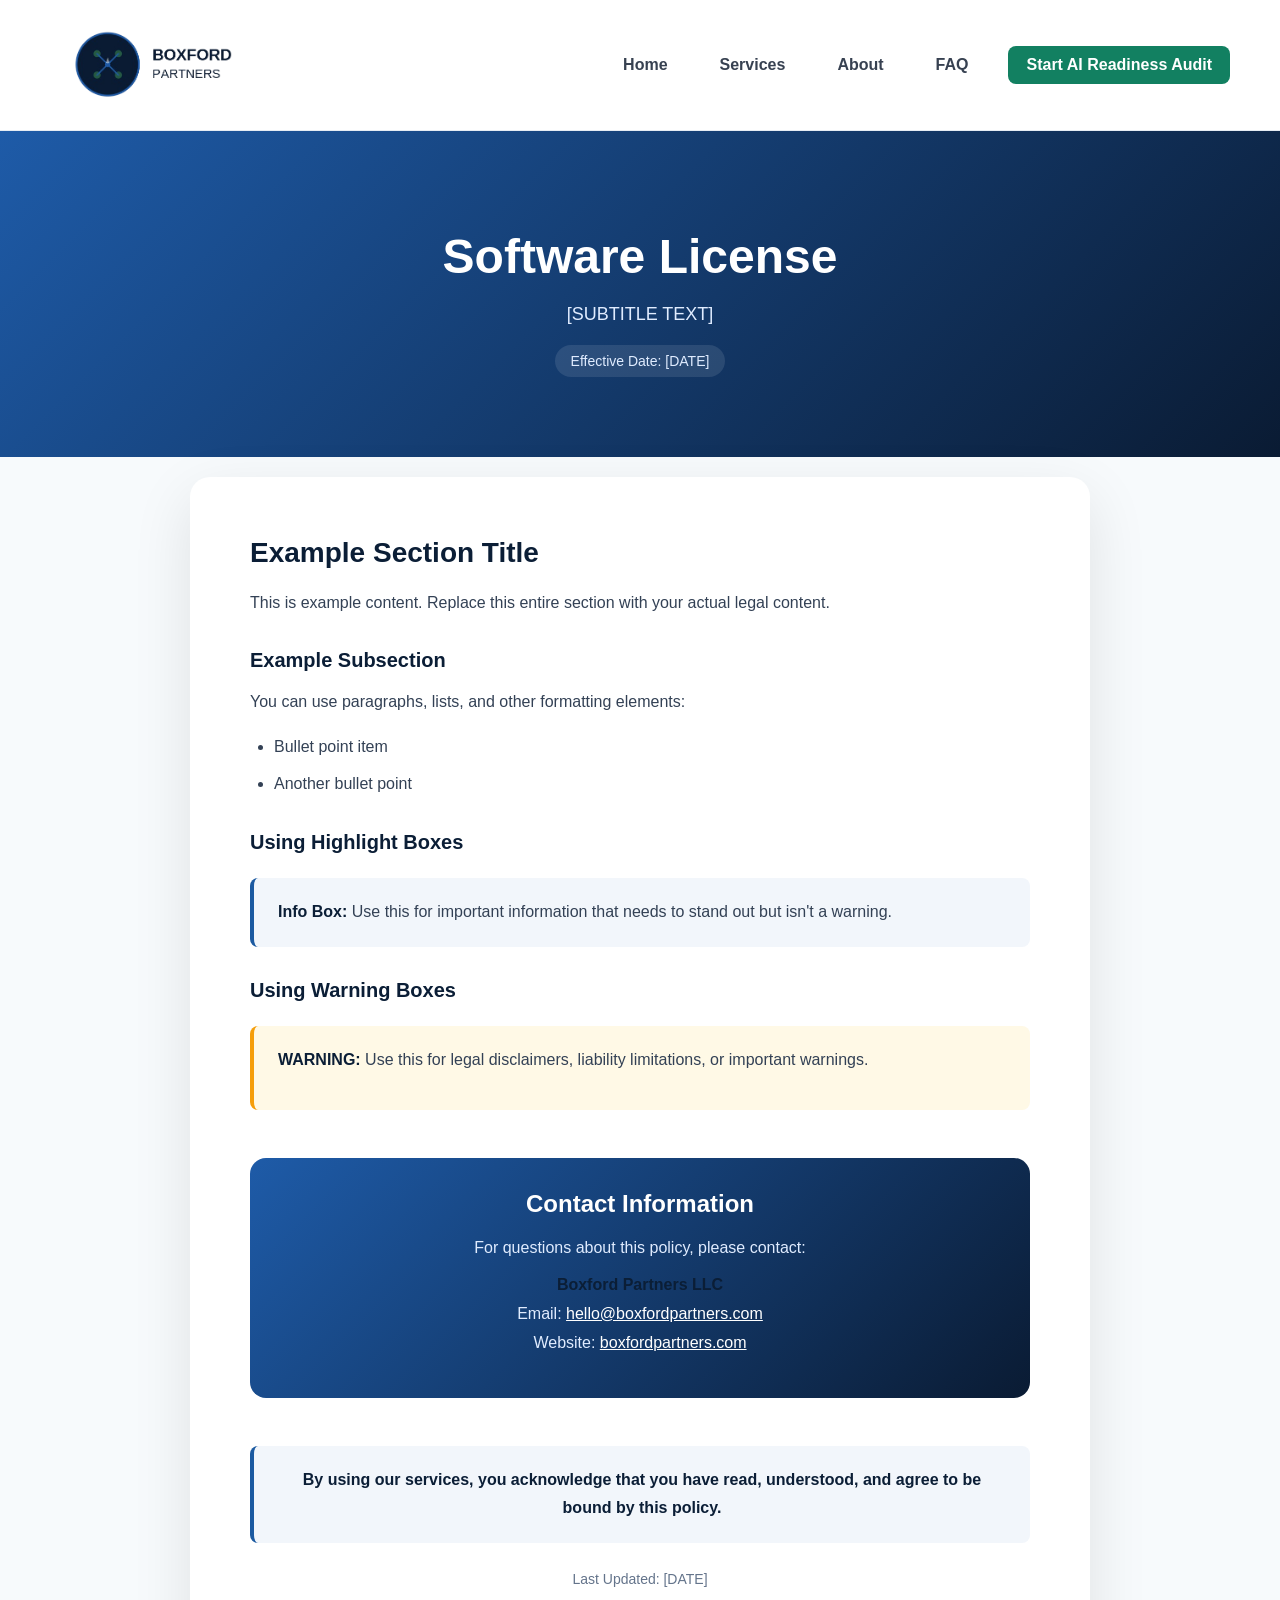
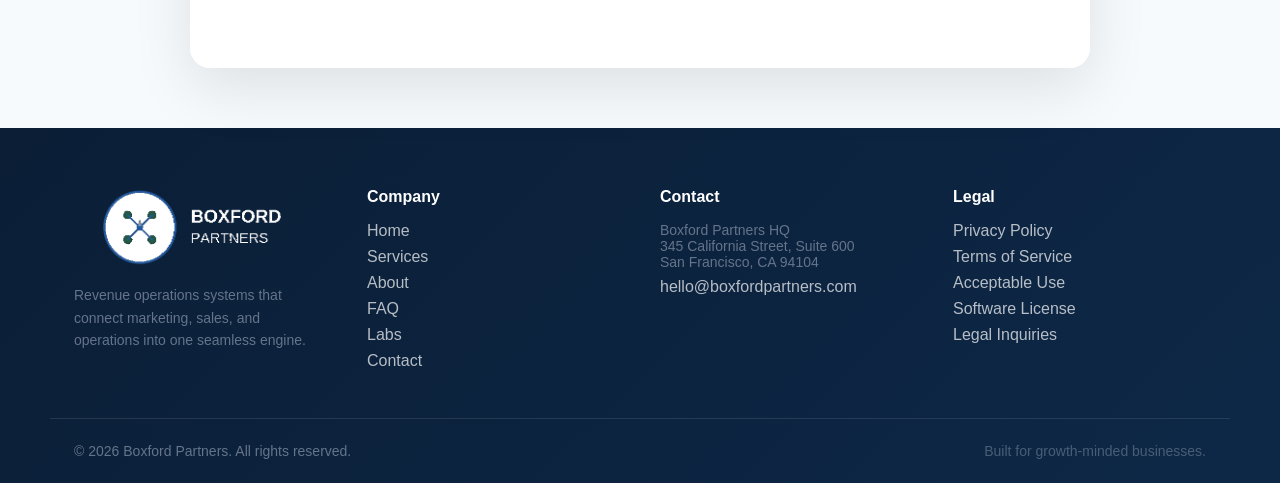
<file: software-license.html>
<!DOCTYPE html>
<html lang="en">
<head>
    <meta charset="UTF-8">
    <meta name="viewport" content="width=device-width, initial-scale=1.0">
    <title>Software License - Boxford Partners</title>
    <link rel="icon" type="image/png" sizes="32x32" href="favicon.png">
    <link rel="icon" type="image/x-icon" href="favicon.ico">
    <!-- Intercom Messenger -->
<script>
  window.intercomSettings = {
    api_base: "https://api-iam.intercom.io",
    app_id: "tjs0q8cj"
  };
</script>
<script>
(function(){var w=window;var ic=w.Intercom;if(typeof ic==="function"){ic('reattach_activator');ic('update',w.intercomSettings);}else{var d=document;var i=function(){i.c(arguments);};i.q=[];i.c=function(args){i.q.push(args);};w.Intercom=i;var l=function(){var s=d.createElement('script');s.type='text/javascript';s.async=true;s.src='https://widget.intercom.io/widget/tjs0q8cj';var x=d.getElementsByTagName('script')[0];x.parentNode.insertBefore(s,x);};if(document.readyState==='complete'){l();}else if(w.attachEvent){w.attachEvent('onload',l);}else{w.addEventListener('load',l,false);}}})();
</script>
    <style>
        :root {
            --navy: #0B1E36;
            --azure: #1C5AA1;
            --emerald: #128061;
            --ink: #1E293B;
            --slate: #334155;
            --muted: #64748B;
            --soft: #F2F6FB;
            --paper: #F7FAFC;
            --line: #E6ECF3;
            --gradient-primary: linear-gradient(135deg, #1E5BA8 0%, #0A1B33 100%);
        }

        * {
            box-sizing: border-box;
            margin: 0;
            padding: 0;
        }

        html {
            scroll-behavior: smooth;
        }

        body {
            font-family: -apple-system, BlinkMacSystemFont, Inter, 'Segoe UI', Roboto, Helvetica, Arial, sans-serif;
            color: #1f2937;
            background: var(--paper);
            overflow-x: hidden;
        }

        img {
            max-width: 100%;
            display: block;
        }

        a {
            color: var(--azure);
            text-decoration: none;
            transition: all 0.3s ease;
        }

        .wrap {
            max-width: 1180px;
            margin: 0 auto;
            padding: 0 24px;
        }

        section {
            padding: 80px 0;
            position: relative;
        }

        /* Header */
        header {
            position: sticky;
            top: 0;
            z-index: 100;
            background: rgba(255, 255, 255, 0.95);
            backdrop-filter: blur(10px);
            border-bottom: 1px solid rgba(230, 236, 243, 1);
            padding: 16px 0;
        }

        header.scrolled {
            background: rgba(255, 255, 255, 0.98);
            box-shadow: 0 4px 20px rgba(0, 0, 0, 0.1);
        }

        .nav {
            display: flex;
            align-items: center;
            justify-content: space-between;
            gap: 24px;
            padding: 14px 0;
        }

        .brand {
            display: flex;
            align-items: center;
            z-index: 1002;
        }

        .logo-main {
            height: 70px;
            width: auto;
            display: block;
        }

        /* Desktop Navigation */
        .nav-links {
            display: flex;
            align-items: center;
            gap: 28px;
        }

        .nav-links a {
            color: #374151;
            font-weight: 600;
            padding: 8px 12px;
            position: relative;
            transition: color 0.3s ease;
        }

        .nav-links a:hover,
        .nav-links a.active {
            color: var(--azure);
        }

        .nav-cta {
            background: var(--emerald) !important;
            color: white !important;
            border-radius: 8px;
            padding: 10px 18px !important;
            transition: all 0.3s ease;
        }
        
        .nav-cta:hover {
            background: #1a7556 !important;
            color: white !important;
            transform: translateY(-2px);
            box-shadow: 0 4px 12px rgba(22,90,66,0.3);
        }

        /* Hamburger Button */
        .menu-toggle {
            display: none;
            flex-direction: column;
            justify-content: space-around;
            width: 30px;
            height: 25px;
            background: transparent;
            border: none;
            cursor: pointer;
            padding: 0;
            z-index: 1002;
        }

        .menu-toggle span {
            width: 30px;
            height: 3px;
            background: var(--navy);
            border-radius: 10px;
            transition: all 0.3s linear;
            position: relative;
            transform-origin: 1px;
        }

        .menu-toggle.open span:first-child {
            transform: rotate(45deg);
        }

        .menu-toggle.open span:nth-child(2) {
            opacity: 0;
            transform: translateX(20px);
        }

        .menu-toggle.open span:nth-child(3) {
            transform: rotate(-45deg);
        }

        /* Mobile Menu Overlay */
        .mobile-menu-overlay {
            display: none;
            position: fixed;
            top: 0;
            left: 0;
            width: 100%;
            height: 100%;
            background: rgba(0, 0, 0, 0.5);
            z-index: 999;
            opacity: 0;
            transition: opacity 0.3s ease;
        }

        .mobile-menu-overlay.active {
            opacity: 1;
        }

        /* Mobile Styles */
        @media (max-width: 768px) {
            .menu-toggle {
                display: flex;
            }

            .nav-links {
                position: fixed;
                right: -100%;
                top: 0;
                flex-direction: column;
                background-color: white;
                width: 70%;
                max-width: 300px;
                height: 100vh;
                padding: 100px 30px 30px;
                gap: 0;
                box-shadow: -5px 0 15px rgba(0, 0, 0, 0.1);
                transition: right 0.3s ease-in-out;
                z-index: 1001;
                align-items: flex-start;
            }

            .nav-links.active {
                right: 0;
            }

            .nav-links a {
                width: 100%;
                padding: 15px 0;
                font-size: 18px;
                border-bottom: 1px solid var(--line);
            }

            .mobile-menu-overlay {
                display: block;
            }
        }

        /* Hero */
        .hero {
            background: var(--gradient-primary);
            color: #fff;
            padding: 100px 0 80px;
            text-align: center;
        }

        .hero h1 {
            font-size: clamp(36px, 5vw, 48px);
            line-height: 1.1;
            margin: 0 0 16px;
            font-weight: 900;
        }

        .hero p {
            font-size: clamp(16px, 2vw, 18px);
            color: #e0ecff;
            margin: 0 auto;
            line-height: 1.6;
            max-width: 700px;
        }

        .effective-date {
            display: inline-block;
            background: rgba(255, 255, 255, 0.1);
            padding: 8px 16px;
            border-radius: 20px;
            font-size: 14px;
            margin-top: 16px;
            color: #e0ecff;
        }

        /* Legal Content */
        .legal-content {
            background: #fff;
            max-width: 900px;
            margin: -40px auto 0;
            position: relative;
            z-index: 2;
            border-radius: 20px;
            box-shadow: 0 20px 60px rgba(0, 0, 0, 0.1);
            padding: 60px;
        }

        @media (max-width: 768px) {
            .legal-content {
                padding: 40px 24px;
                margin: -20px 24px 0;
            }
        }

        .legal-content h2 {
            font-size: 28px;
            font-weight: 800;
            color: var(--navy);
            margin: 48px 0 20px 0;
            padding-top: 24px;
            border-top: 2px solid var(--line);
        }

        .legal-content h2:first-child {
            margin-top: 0;
            padding-top: 0;
            border-top: none;
        }

        .legal-content h3 {
            font-size: 20px;
            font-weight: 700;
            color: var(--navy);
            margin: 32px 0 16px 0;
        }

        .legal-content h4 {
            font-size: 16px;
            font-weight: 700;
            color: var(--slate);
            margin: 24px 0 12px 0;
        }

        .legal-content p {
            color: var(--slate);
            line-height: 1.8;
            margin-bottom: 16px;
            font-size: 16px;
        }

        .legal-content ul {
            margin: 16px 0 16px 24px;
            color: var(--slate);
            line-height: 1.8;
        }

        .legal-content ol {
            margin: 16px 0 16px 24px;
            color: var(--slate);
            line-height: 1.8;
        }

        .legal-content li {
            margin-bottom: 8px;
        }

        .legal-content strong {
            color: var(--navy);
            font-weight: 700;
        }

        .highlight-box {
            background: var(--soft);
            border-left: 4px solid var(--azure);
            padding: 20px 24px;
            margin: 24px 0;
            border-radius: 8px;
        }

        .highlight-box p {
            margin-bottom: 0;
        }

        .warning-box {
            background: #fff9e6;
            border-left: 4px solid #f59e0b;
            padding: 20px 24px;
            margin: 24px 0;
            border-radius: 8px;
        }

        .contact-box {
            background: var(--gradient-primary);
            color: #fff;
            padding: 32px;
            border-radius: 16px;
            margin: 48px 0 0;
            text-align: center;
        }

        .contact-box h3 {
            color: #fff;
            margin: 0 0 16px;
            font-size: 24px;
        }

        .contact-box p {
            color: #e0ecff;
            margin-bottom: 8px;
        }

        .contact-box a {
            color: #fff;
            text-decoration: underline;
        }

        .section-wrapper {
            padding: 60px 0;
        }

        /* Footer */
        .modern-footer {
            background: linear-gradient(135deg, var(--navy) 0%, #0d2847 100%);
            color: white;
            padding: 60px 0 0;
        }

        .footer-grid {
            display: grid;
            grid-template-columns: repeat(auto-fit, minmax(220px, 1fr));
            gap: 40px;
            padding-bottom: 40px;
            border-bottom: 1px solid rgba(255,255,255,0.1);
        }

        @media (max-width: 768px) {
            .footer-grid {
                grid-template-columns: 1fr;
                text-align: center;
            }
        }

        .footer-col h4 {
            margin: 0 0 16px;
            font-weight: 700;
            color: #fff;
            font-size: 16px;
        }

        .footer-col a {
            color: rgba(255,255,255,0.7);
            display: block;
            margin: 8px 0;
            font-weight: 500;
            text-decoration: none;
            transition: color 0.25s ease;
        }

        .footer-col a:hover {
            color: white;
        }

        .footer-logo {
            height: 60px;
            width: auto;
            margin-bottom: 16px;
            display: block;
        }

        @media (max-width: 768px) {
            .footer-logo {
                margin: 0 auto 16px;
            }
        }

        .footer-tagline {
            color: var(--muted);
            font-size: 14px;
            line-height: 1.6;
            max-width: 280px;
        }

        @media (max-width: 768px) {
            .footer-tagline {
                max-width: 300px;
                margin: 0 auto;
            }
        }

        .footer-bottom {
            padding: 24px 0;
        }

        .bottom-wrap {
            display: flex;
            justify-content: space-between;
            align-items: center;
            font-size: 14px;
            color: var(--muted);
            flex-wrap: wrap;
            gap: 16px;
        }

        @media (max-width: 768px) {
            .bottom-wrap {
                justify-content: center;
                text-align: center;
            }
        }

        .credit {
            font-size: 14px;
            opacity: 0.7;
        }
    </style>
</head>
<body>

<div class="mobile-menu-overlay"></div>

<header>
    <div class="wrap nav">
        <a href="index.html" class="brand">
            <img src="Screen_Shot_2025-10-07_at_3.15.56_PM-removebg-preview.png"
                 alt="Boxford Partners logo"
                 class="logo-main">
        </a>

        <button class="menu-toggle" aria-label="Toggle menu">
            <span></span>
            <span></span>
            <span></span>
        </button>

        <nav class="nav-links" id="mobileNav">
            <a href="index.html">Home</a>
            <a href="services.html">Services</a>
            <a href="about.html">About</a>
            <a href="faq.html">FAQ</a>
            <a href="auditlanding.html" class="nav-cta">Start AI Readiness Audit</a>
        </nav>
    </div>
</header>

<section class="hero">
    <div class="wrap">
        <h1>Software License</h1>
        <p>[SUBTITLE TEXT]</p>
        <span class="effective-date">Effective Date: [DATE]</span>
    </div>
</section>

<div class="section-wrapper">
    <div class="wrap">
        <div class="legal-content">
            
            <!-- YOUR LEGAL CONTENT GOES HERE -->
            
            <h2>Example Section Title</h2>
            <p>This is example content. Replace this entire section with your actual legal content.</p>
            
            <h3>Example Subsection</h3>
            <p>You can use paragraphs, lists, and other formatting elements:</p>
            <ul>
                <li>Bullet point item</li>
                <li>Another bullet point</li>
            </ul>

            <h3>Using Highlight Boxes</h3>
            <div class="highlight-box">
                <p><strong>Info Box:</strong> Use this for important information that needs to stand out but isn't a warning.</p>
            </div>

            <h3>Using Warning Boxes</h3>
            <div class="warning-box">
                <p><strong>WARNING:</strong> Use this for legal disclaimers, liability limitations, or important warnings.</p>
            </div>

            <!-- Contact Box at the end -->
            <div class="contact-box">
                <h3>Contact Information</h3>
                <p>For questions about this policy, please contact:</p>
                <p><strong>Boxford Partners LLC</strong><br>
                Email: <a href="mailto:hello@boxfordpartners.com">hello@boxfordpartners.com</a><br>
                Website: <a href="https://boxfordpartners.com">boxfordpartners.com</a></p>
            </div>

            <div class="highlight-box" style="margin-top: 48px; text-align: center;">
                <p><strong>By using our services, you acknowledge that you have read, understood, and agree to be bound by this policy.</strong></p>
            </div>

            <p style="text-align: center; color: var(--muted); margin-top: 24px; font-size: 14px;">Last Updated: [DATE]</p>

        </div>
    </div>
</div>

<footer class="modern-footer">
  <div class="wrap footer-grid">
    <div class="footer-col">
      <img src="whitelogo.png" alt="Boxford Partners" class="footer-logo" style="height: 80px; width: auto;">
      <p class="footer-tagline">Revenue operations systems that connect marketing, sales, and operations into one seamless engine.</p>
    </div>
    <div class="footer-col">
      <h4>Company</h4>
      <a href="index.html">Home</a>
      <a href="services.html">Services</a>
      <a href="about.html">About</a>
      <a href="faq.html">FAQ</a>
      <a href="labs.html">Labs</a>
      <a href="contact.html">Contact</a>
    </div>
    <div class="footer-col">
      <h4>Contact</h4>
      <p style="color:#64748b; margin: 8px 0; font-size: 14px;">
        Boxford Partners HQ<br>
        345 California Street, Suite 600<br>
        San Francisco, CA 94104
      </p>
      <p style="margin: 8px 0;">
        <a href="mailto:hello@boxfordpartners.com">hello@boxfordpartners.com</a>
      </p>
    </div>
    <div class="footer-col">
      <h4>Legal</h4>
      <a href="privacy.html">Privacy Policy</a>
      <a href="terms.html">Terms of Service</a>
      <a href="acceptable-use.html">Acceptable Use</a>
      <a href="software-license.html">Software License</a>
      <a href="legal.html">Legal Inquiries</a>
    </div>
  </div>
  <div class="footer-bottom">
    <div class="wrap bottom-wrap">
      <span>© <span id="year"></span> Boxford Partners. All rights reserved.</span>
      <span class="credit">Built for growth-minded businesses.</span>
    </div>
  </div>
</footer>

<script>
document.addEventListener('DOMContentLoaded', function() {
    // Year in footer
    document.getElementById('year').textContent = new Date().getFullYear();

    // Header scroll effect
    const header = document.querySelector('header');
    window.addEventListener('scroll', function() {
        if (window.scrollY > 50) {
            header.classList.add('scrolled');
        } else {
            header.classList.remove('scrolled');
        }
    });

    // Mobile menu toggle
    const menuToggle = document.querySelector('.menu-toggle');
    const navLinks = document.querySelector('.nav-links');
    const overlay = document.querySelector('.mobile-menu-overlay');
    const body = document.body;

    function toggleMenu() {
        menuToggle.classList.toggle('open');
        navLinks.classList.toggle('active');
        overlay.classList.toggle('active');
        body.style.overflow = navLinks.classList.contains('active') ? 'hidden' : '';
    }

    function closeMenu() {
        menuToggle.classList.remove('open');
        navLinks.classList.remove('active');
        overlay.classList.remove('active');
        body.style.overflow = '';
    }

    menuToggle.addEventListener('click', toggleMenu);
    overlay.addEventListener('click', closeMenu);

    // Close menu when clicking a link
    navLinks.querySelectorAll('a').forEach(function(link) {
        link.addEventListener('click', closeMenu);
    });
});
</script>

</body>
</html>
</file>
